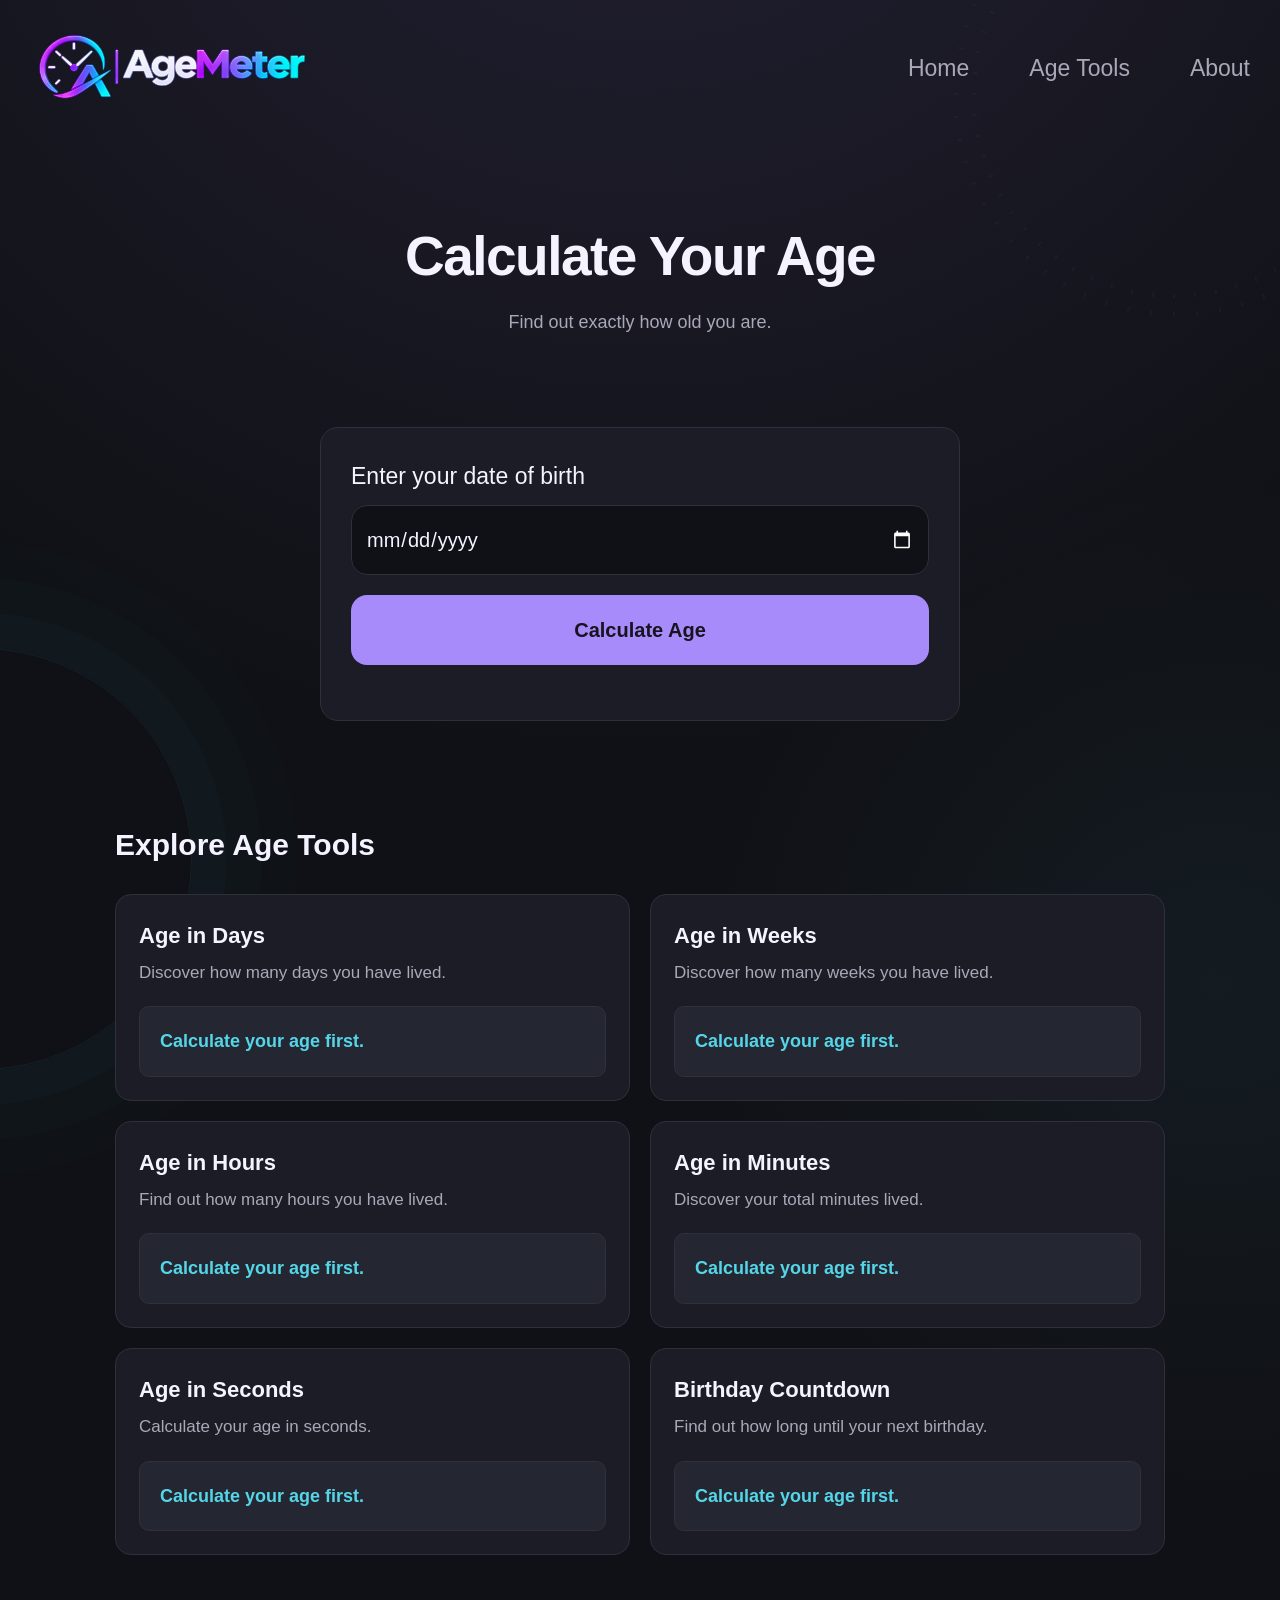
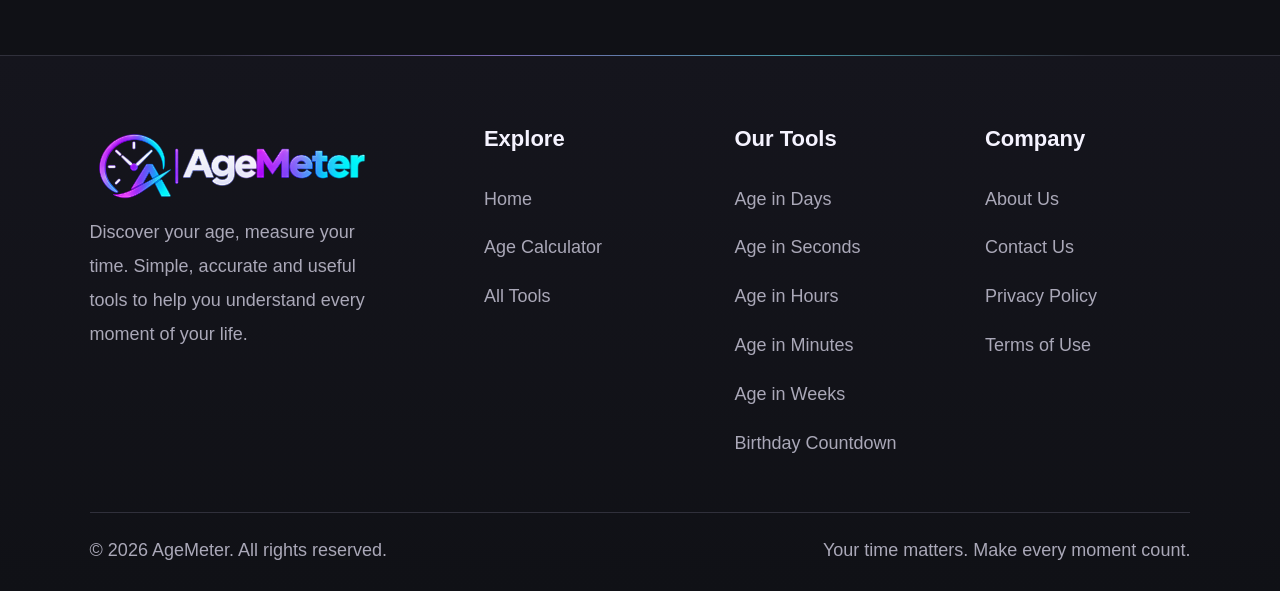
<file: index.html>
<!DOCTYPE html>
<html lang="en">
<head>
    <meta charset="UTF-8">
    <meta name="viewport" content="width=device-width, initial-scale=1.0">

    <title>AgeMeter - Calculate Your Age</title>

    <meta name="description" content="Calculate your exact age in years, months, days, hours, minutes and seconds. Discover your next birthday with AgeMeter's free age calculator.">

<link rel="canonical" href="https://agemeter.pages.dev/">

<meta name="robots" content="index, follow">

    <link rel="stylesheet" href="style.css">

    <link rel="icon" type="image/png" href="agemeter-icon.png">
    <link rel="shortcut icon" href="agemeter-icon.ico">

    <meta name="google-site-verification" content="dhW-ASB7ptfX7Jav5TNKstN7GNW_33m0I-5vpaBfEYk" />

</head>
<body>

    <!-- Header -->
    <header class="header">
        <a href="#" class="logo">
            <img src="logo.png" alt="AgeMeter Logo">
        </a>
       <div class="menu-container">

    

    <nav class="nav desktop-nav">
    <a href="index.html">Home</a>
    <a href="#tools">Age Tools</a>
    <a href="about.html">About</a>
</nav>

<div class="mobile-menu">
    <button class="menu-btn" id="menu-btn" aria-expanded="false">
        <span>☰</span> Menu
    </button>

    <div class="menu-dropdown" id="menu-dropdown">
        <a href="#">Home</a>
        <a href="#calculator">Age Calculator</a>
        <a href="#tools">Age Tools</a>
        <a href="about.html">About</a>
    </div>
</div>

</div>
    </header>

    <!-- Main -->
    <main>

           
<!-- Age Calculator -->
<section class="calculator-section" id="calculator">

    <h1>Calculate Your Age</h1>

    <p>Find out exactly how old you are.</p>

    <div class="calculator">

        <label for="birth-date">
            Enter your date of birth
        </label>

        <input type="date" id="birth-date">

        <button id="calculate-btn">
            Calculate Age
        </button>

        <div id="result"></div>

    </div>

</section>

<!-- Other Tools -->
<section class="tools-section" id="tools">

    <h2>Explore Age Tools</h2>

    <div class="tools-grid">

        <div class="tool-card">
            <h3>Age in Days</h3>
            <p>Discover how many days you have lived.</p>
            <div class="tool-result" id="days-result">
                Calculate your age first.
            </div>
        </div>

        <div class="tool-card">
            <h3>Age in Weeks</h3>
            <p>Discover how many weeks you have lived.</p>
            <div class="tool-result" id="weeks-result">
                Calculate your age first.
            </div>
        </div>

        <div class="tool-card">
            <h3>Age in Hours</h3>
            <p>Find out how many hours you have lived.</p>
            <div class="tool-result" id="hours-result">
                Calculate your age first.
            </div>
        </div>

        <div class="tool-card">
            <h3>Age in Minutes</h3>
            <p>Discover your total minutes lived.</p>
            <div class="tool-result" id="minutes-result">
                Calculate your age first.
            </div>
        </div>

        <div class="tool-card">
            <h3>Age in Seconds</h3>
            <p>Calculate your age in seconds.</p>
            <div class="tool-result" id="seconds-result">
                Calculate your age first.
            </div>
        </div>

        <div class="tool-card">
            <h3>Birthday Countdown</h3>
            <p>Find out how long until your next birthday.</p>
            <div class="tool-result" id="birthday-result">
                Calculate your age first.
            </div>
        </div>

    </div>

</section>


    </main>

    <!-- Footer -->
    
<footer class="footer" id="footer">
    <div class="footer-container">

        <!-- Brand -->
        <div class="footer-brand">
            <a href="#" class="logo">
                <img src="logo.png" alt="logo">
            </a>

            <p>
                Discover your age, measure your time.
                Simple, accurate and useful tools to help
                you understand every moment of your life.
            </p>
        </div>

        <!-- Navigation -->
        <div class="footer-column">
            <h3>Explore</h3>
            <a href="#">Home</a>
            <a href="#calculator">Age Calculator</a>
            <a href="#tools">All Tools</a>
        </div>

        <!-- Tools -->
        <div class="footer-column">
            <h3>Our Tools</h3>
            <a href="index.html#tools">Age in Days</a>
            <a href="index.html#tools">Age in Seconds</a>
            <a href="index.html#tools">Age in Hours</a>
            <a href="index.html#tools">Age in Minutes</a>
            <a href="index.html#tools">Age in Weeks</a>
            <a href="index.html#tools">Birthday Countdown</a>
           
        </div>

<!-- Company -->
<div class="footer-column">
    <h3>Company</h3>
    <a href="about.html">About Us</a>
    <a href="contact.html">Contact Us</a>
    <a href="privacy.html">Privacy Policy</a>
    <a href="terms.html">Terms of Use</a>
</div>


    </div>

    <div class="footer-bottom">
        <p>
            © <span class="current-year"></span> AgeMeter.
            All rights reserved.
        </p>

        <p class="footer-note">
            Your time matters. Make every moment count.
        </p>
    </div>
</footer>

    <script src="script.js"></script>

</body>
</html>
</file>
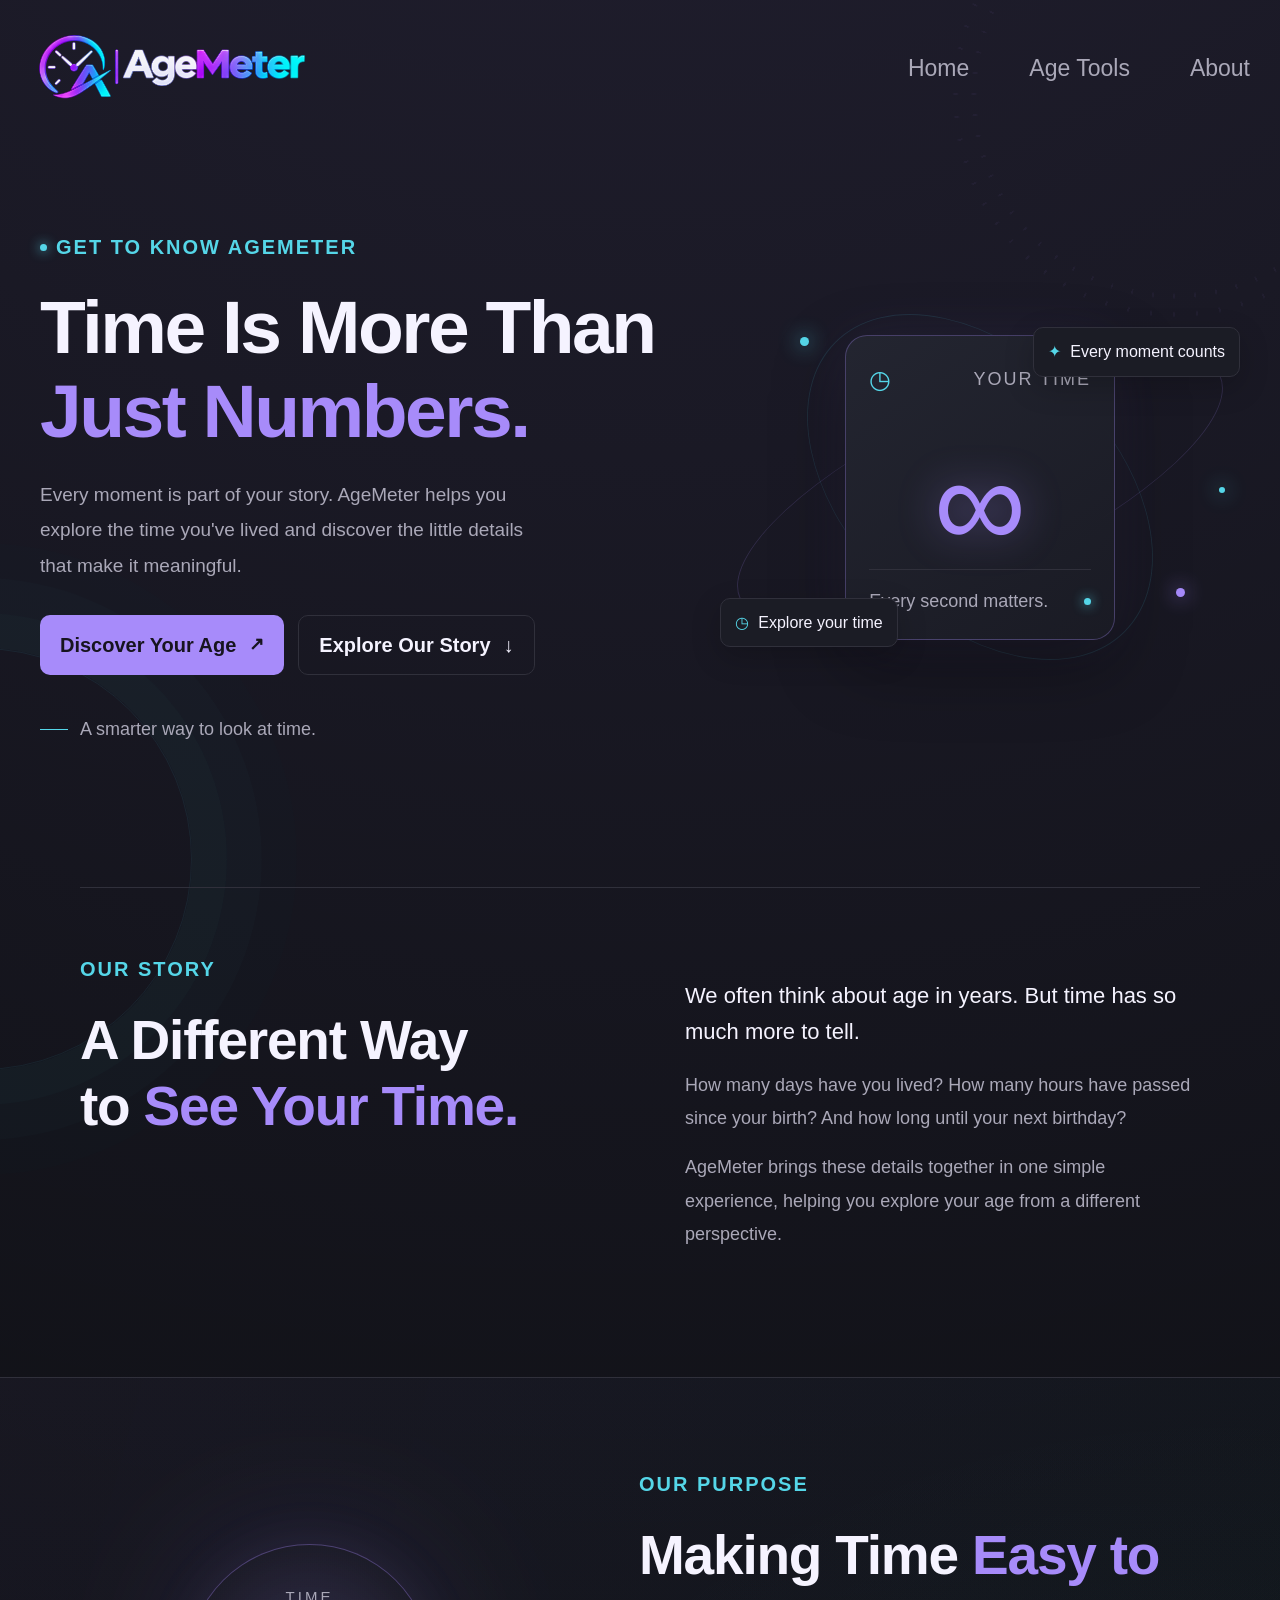
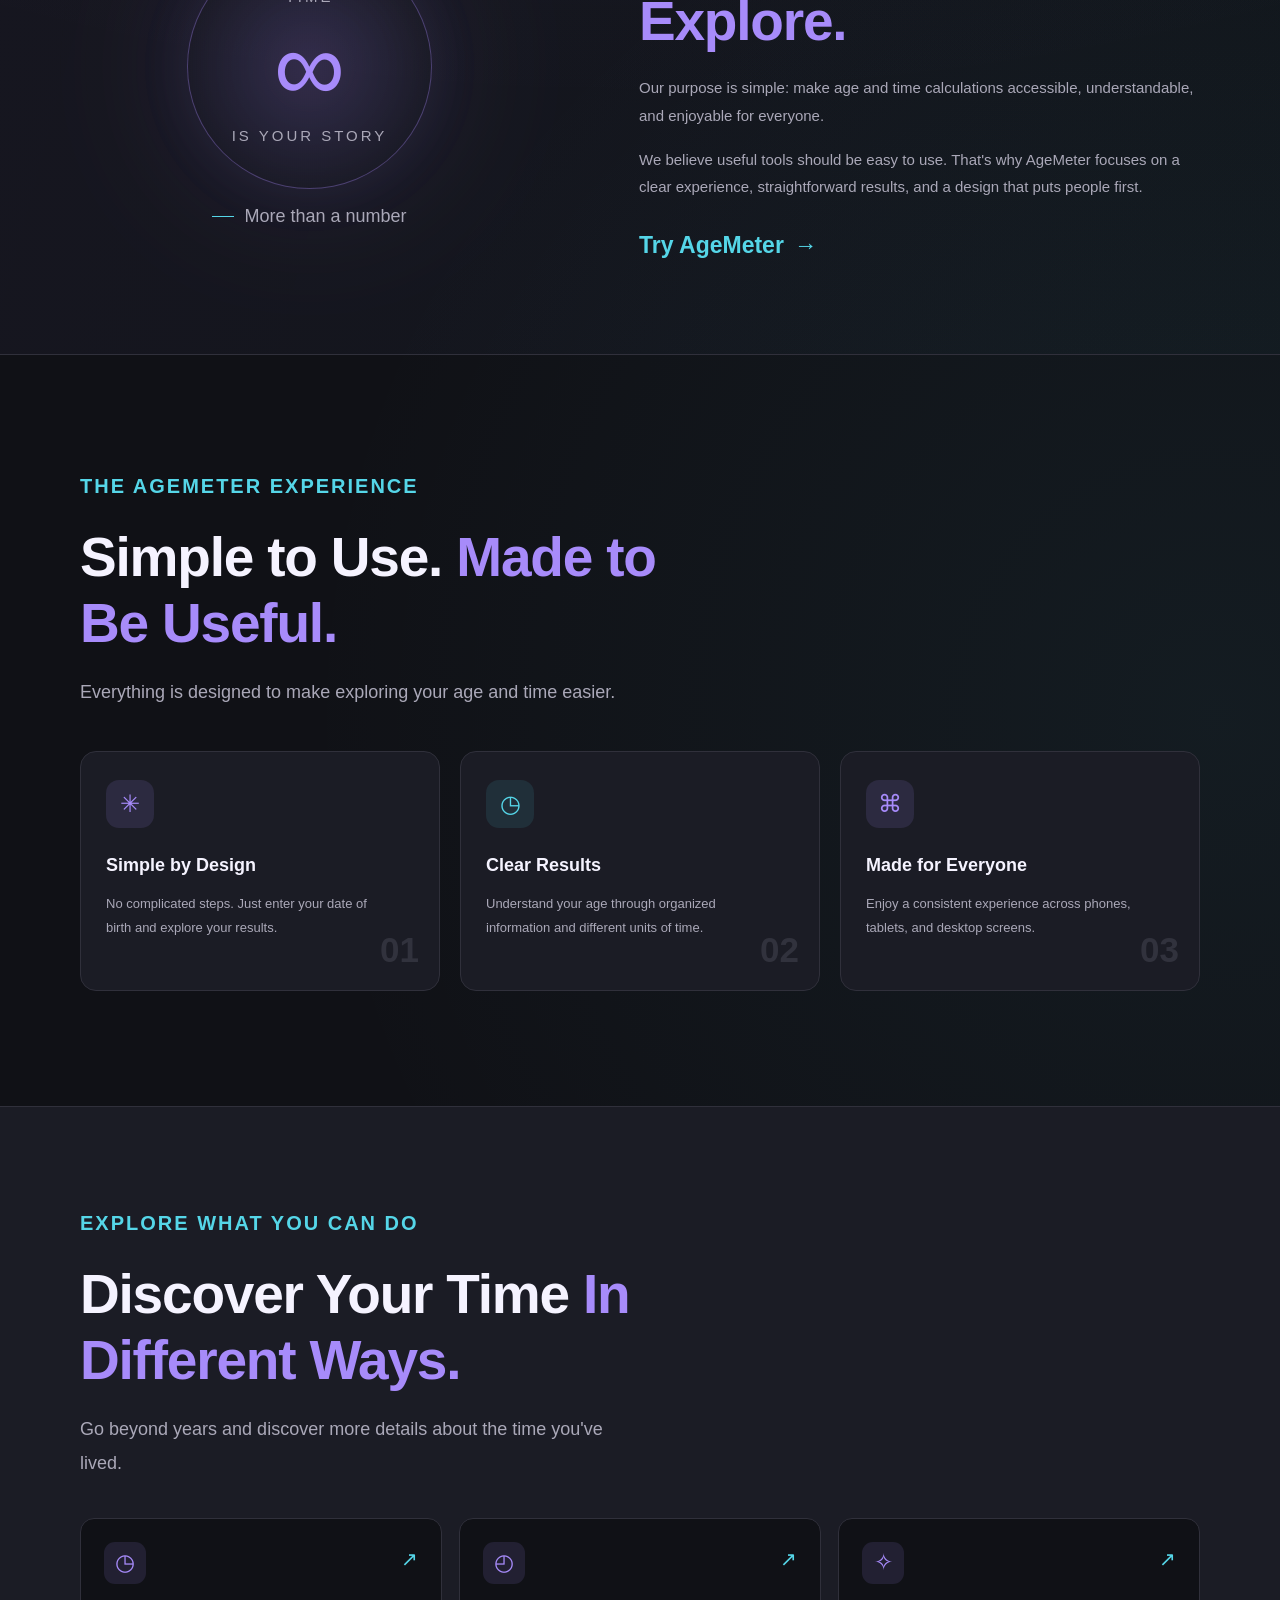
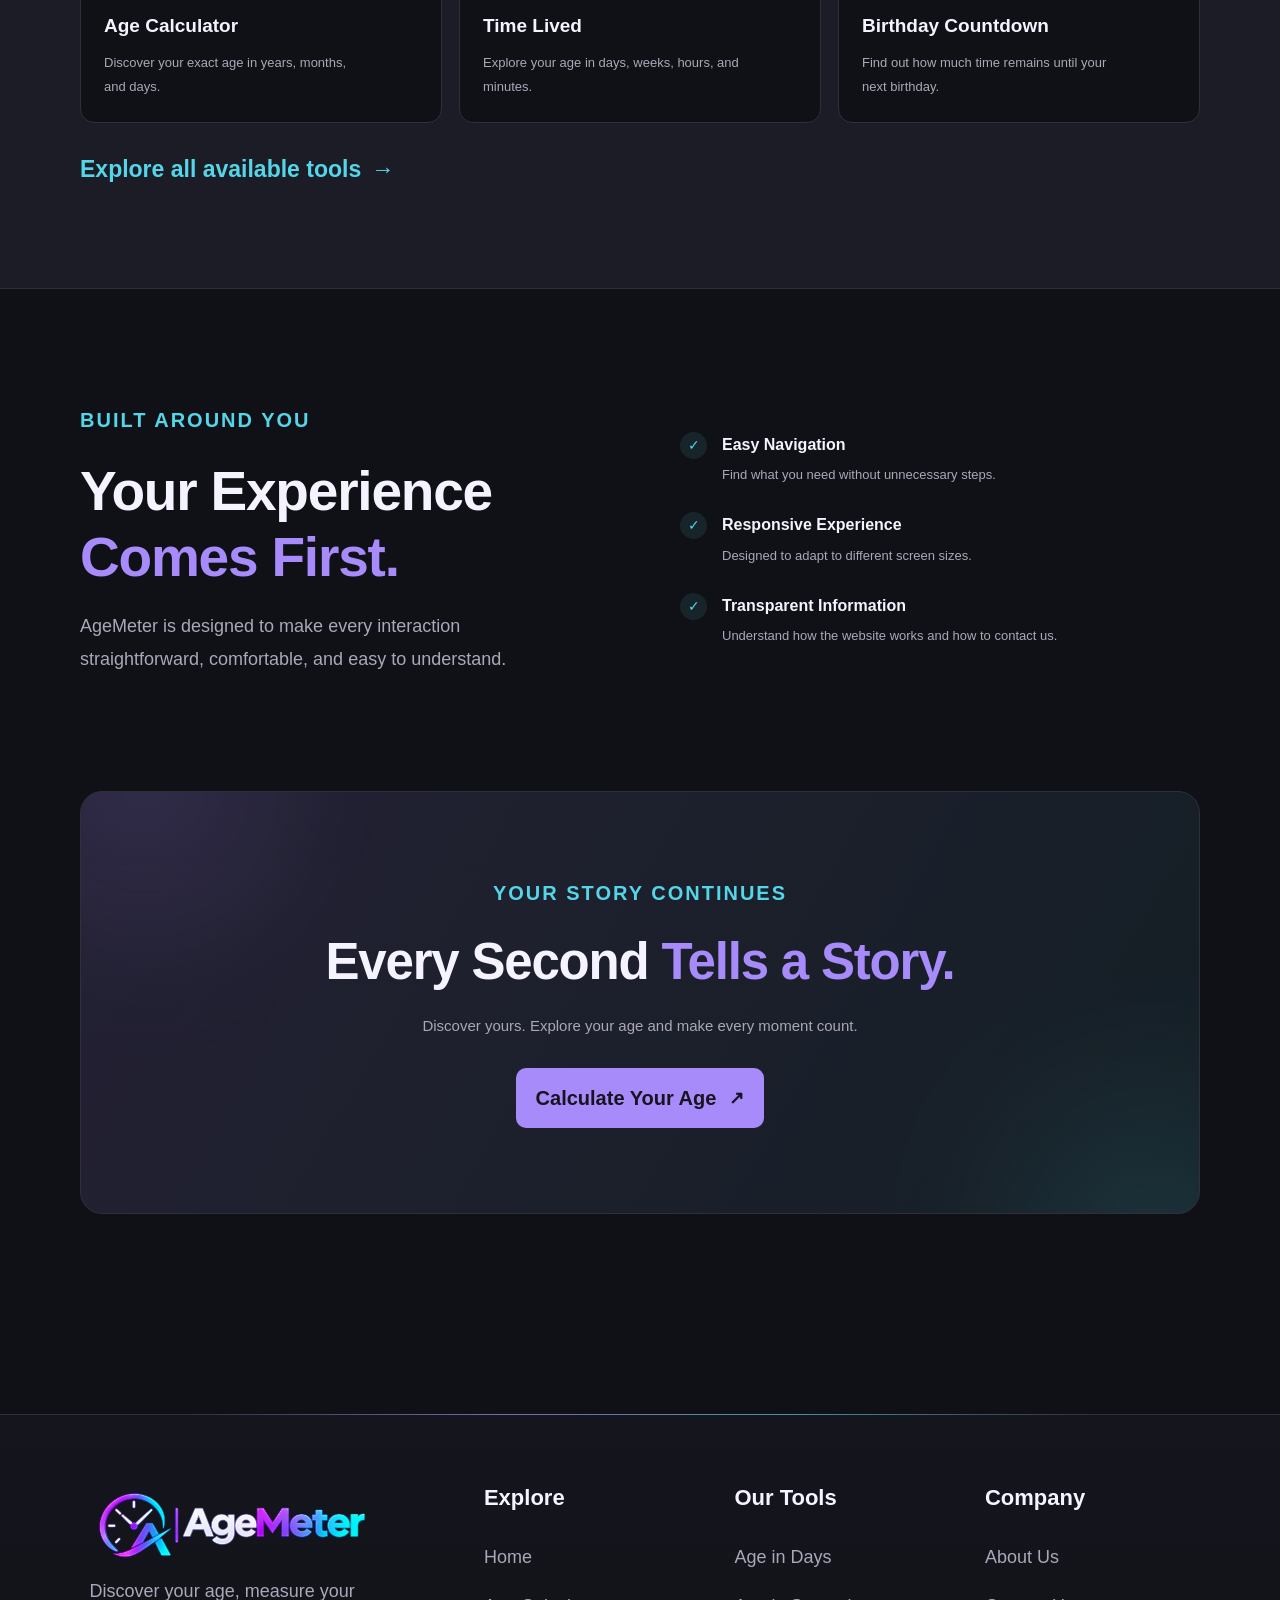
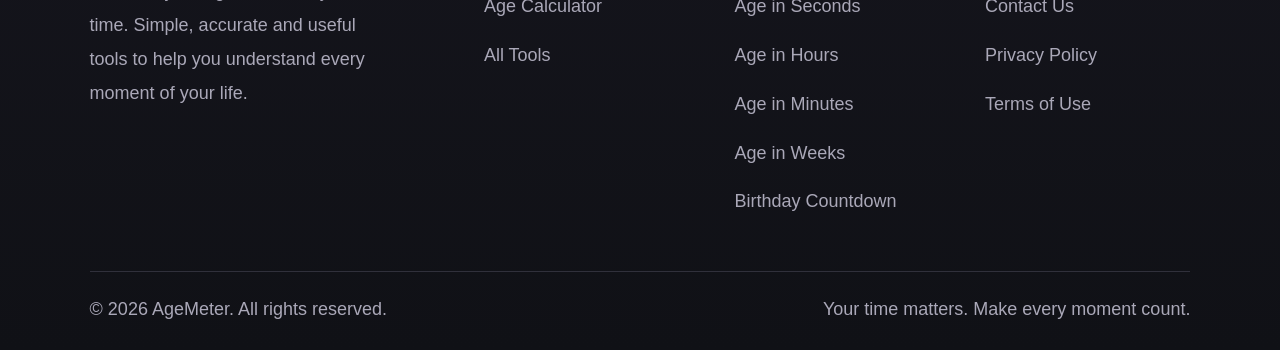
<file: about.html>
<!DOCTYPE html>
<html lang="en">
<head>
    <meta charset="UTF-8">
    <meta name="viewport" content="width=device-width, initial-scale=1.0">

    <title>About AgeMeter | More Than Just Time</title>
    <meta name="description" content="Discover AgeMeter, a simple and engaging way to explore your age, understand time, and make every moment count.">

    <link rel="canonical" href="https://agemeter.pages.dev/about.html">

    <link rel="stylesheet" href="style.css">
    <link rel="stylesheet" href="about.css">

    <link rel="icon" href="agemeter-icon.png" type="image/png">
</head>

<body>

    <!-- HEADER -->
    <header class="header">

        <a href="index.html" class="logo">
            <img src="logo.png" alt="AgeMeter Logo">
        </a>

        <div class="menu-container">

            <nav class="nav desktop-nav">
                <a href="index.html">Home</a>
                <a href="index.html#tools">Age Tools</a>
                <a href="about.html" class="active">About</a>
            </nav>

            <button class="menu-btn" id="menu-btn"
                    aria-expanded="false"
                    aria-controls="menu-dropdown">
                <span>☰</span>
                <span>Menu</span>
            </button>

            <div class="menu-dropdown" id="menu-dropdown">
                <a href="index.html">Home</a>
                <a href="index.html#calculator">Age Calculator</a>
                <a href="index.html#tools">Age Tools</a>
                <a href="about.html">About</a>
            </div>

        </div>
    </header>


    <main class="about-page">

        <!-- HERO -->
        <section class="about-hero">

            <div class="hero-content">

                <span class="section-tag">
                    <span class="tag-dot"></span>
                    GET TO KNOW AGEMETER
                </span>

                <h1>
                    Time Is More Than
                    <span>Just Numbers.</span>
                </h1>

                <p class="hero-description">
                    Every moment is part of your story.
                    AgeMeter helps you explore the time you've lived
                    and discover the little details that make it meaningful.
                </p>

                <div class="hero-actions">
                    <a href="index.html#calculator" class="about-primary-btn">
                        Discover Your Age
                        <span>↗</span>
                    </a>

                    <a href="#our-story" class="about-secondary-btn">
                        Explore Our Story
                        <span>↓</span>
                    </a>
                </div>

                <div class="hero-note">
                    <span class="note-line"></span>
                    A smarter way to look at time.
                </div>

            </div>


            <div class="hero-visual" aria-hidden="true">

                <div class="orbit orbit-one"></div>
                <div class="orbit orbit-two"></div>

                <div class="orbit-point point-one"></div>
                <div class="orbit-point point-two"></div>
                <div class="orbit-point point-three"></div>

                <div class="time-card">

                    <div class="time-card-top">
                        <span class="time-card-icon">◷</span>
                        <span>YOUR TIME</span>
                    </div>

                    <div class="time-card-symbol">∞</div>

                    <div class="time-card-bottom">
                        <span>Every second matters.</span>
                        <span class="live-dot"></span>
                    </div>

                </div>

                <div class="floating-label label-top">
                    <span>✦</span>
                    Every moment counts
                </div>

                <div class="floating-label label-bottom">
                    <span>◷</span>
                    Explore your time
                </div>

            </div>

        </section>


        <!-- INTRO / STORY -->
        <section class="about-story about-container" id="our-story">

            <div class="story-heading reveal">

                <span class="section-tag">OUR STORY</span>

                <h2>
                    A Different Way to
                    <span>See Your Time.</span>
                </h2>

            </div>

            <div class="story-content reveal">

                <p class="story-lead">
                    We often think about age in years.
                    But time has so much more to tell.
                </p>

                <p>
                    How many days have you lived?
                    How many hours have passed since your birth?
                    And how long until your next birthday?
                </p>

                <p>
                    AgeMeter brings these details together in one
                    simple experience, helping you explore your age
                    from a different perspective.
                </p>

            </div>

        </section>


        <!-- MISSION -->
        <section class="mission-section">

            <div class="about-container mission-grid">

                <div class="mission-visual reveal">

                    <div class="mission-glow"></div>

                    <div class="mission-circle">
                        <span>TIME</span>
                        <strong>∞</strong>
                        <small>IS YOUR STORY</small>
                    </div>

                    <div class="mission-caption">
                        <span class="caption-line"></span>
                        More than a number
                    </div>

                </div>


                <div class="mission-content reveal">

                    <span class="section-tag">OUR PURPOSE</span>

                    <h2>
                        Making Time
                        <span>Easy to Explore.</span>
                    </h2>

                    <p>
                        Our purpose is simple: make age and time
                        calculations accessible, understandable,
                        and enjoyable for everyone.
                    </p>

                    <p>
                        We believe useful tools should be easy to use.
                        That's why AgeMeter focuses on a clear experience,
                        straightforward results, and a design that
                        puts people first.
                    </p>

                    <a href="index.html#calculator" class="text-link">
                        Try AgeMeter
                        <span>→</span>
                    </a>

                </div>

            </div>

        </section>


        <!-- FEATURES -->
        <section class="features-section about-container">

            <div class="section-heading reveal">

                <span class="section-tag">THE AGEMETER EXPERIENCE</span>

                <h2>
                    Simple to Use.
                    <span>Made to Be Useful.</span>
                </h2>

                <p>
                    Everything is designed to make exploring
                    your age and time easier.
                </p>

            </div>


            <div class="about-features-grid">

                <article class="about-feature-card reveal">

                    <div class="feature-icon purple-icon">
                        <span>✳</span>
                    </div>

                    <h3>Simple by Design</h3>

                    <p>
                        No complicated steps.
                        Just enter your date of birth
                        and explore your results.
                    </p>

                    <span class="card-number">01</span>

                </article>


                <article class="about-feature-card reveal">

                    <div class="feature-icon cyan-icon">
                        <span>◷</span>
                    </div>

                    <h3>Clear Results</h3>

                    <p>
                        Understand your age through
                        organized information and
                        different units of time.
                    </p>

                    <span class="card-number">02</span>

                </article>


                <article class="about-feature-card reveal">

                    <div class="feature-icon purple-icon">
                        <span>⌘</span>
                    </div>

                    <h3>Made for Everyone</h3>

                    <p>
                        Enjoy a consistent experience
                        across phones, tablets,
                        and desktop screens.
                    </p>

                    <span class="card-number">03</span>

                </article>

            </div>

        </section>


        <!-- EXPLORE TOOLS -->
        <section class="explore-section">

            <div class="about-container explore-inner">

                <div class="section-heading reveal">

                    <span class="section-tag">EXPLORE WHAT YOU CAN DO</span>

                    <h2>
                        Discover Your Time
                        <span>In Different Ways.</span>
                    </h2>

                    <p>
                        Go beyond years and discover more details
                        about the time you've lived.
                    </p>

                </div>


                <div class="explore-grid">

                    <a href="index.html#calculator"
                       class="explore-card reveal">

                        <div class="explore-icon">◷</div>

                        <div>
                            <h3>Age Calculator</h3>
                            <p>
                                Discover your exact age
                                in years, months, and days.
                            </p>
                        </div>

                        <span class="explore-arrow">↗</span>

                    </a>


                    <a href="index.html#tools"
                       class="explore-card reveal">

                        <div class="explore-icon cyan-icon">◴</div>

                        <div>
                            <h3>Time Lived</h3>
                            <p>
                                Explore your age in days,
                                weeks, hours, and minutes.
                            </p>
                        </div>

                        <span class="explore-arrow">↗</span>

                    </a>


                    <a href="index.html#tools"
                       class="explore-card reveal">

                        <div class="explore-icon">✧</div>

                        <div>
                            <h3>Birthday Countdown</h3>
                            <p>
                                Find out how much time
                                remains until your next birthday.
                            </p>
                        </div>

                        <span class="explore-arrow">↗</span>

                    </a>

                </div>

                <div class="explore-footer reveal">
                    <a href="index.html#tools" class="text-link">
                        Explore all available tools
                        <span>→</span>
                    </a>
                </div>

            </div>

        </section>


        <!-- TRUST -->
        <section class="trust-section about-container">

            <div class="trust-content reveal">

                <span class="section-tag">BUILT AROUND YOU</span>

                <h2>
                    Your Experience
                    <span>Comes First.</span>
                </h2>

                <p>
                    AgeMeter is designed to make every interaction
                    straightforward, comfortable, and easy to understand.
                </p>

            </div>


            <div class="trust-points reveal">

                <div class="trust-item">
                    <span class="trust-check">✓</span>
                    <div>
                        <h3>Easy Navigation</h3>
                        <p>Find what you need without unnecessary steps.</p>
                    </div>
                </div>

                <div class="trust-item">
                    <span class="trust-check">✓</span>
                    <div>
                        <h3>Responsive Experience</h3>
                        <p>Designed to adapt to different screen sizes.</p>
                    </div>
                </div>

                <div class="trust-item">
                    <span class="trust-check">✓</span>
                    <div>
                        <h3>Transparent Information</h3>
                        <p>Understand how the website works and how to contact us.</p>
                    </div>
                </div>

            </div>

        </section>


        <!-- FINAL CTA -->
        <section class="about-cta">

            <div class="cta-decoration cta-decoration-one"></div>
            <div class="cta-decoration cta-decoration-two"></div>

            <div class="cta-content reveal">

                <span class="section-tag">YOUR STORY CONTINUES</span>

                <h2>
                    Every Second
                    <span>Tells a Story.</span>
                </h2>

                <p>
                    Discover yours. Explore your age
                    and make every moment count.
                </p>

                <a href="index.html#calculator" class="about-primary-btn">
                    Calculate Your Age
                    <span>↗</span>
                </a>

            </div>

        </section>

    </main>


    <!-- Footer -->
    
<footer class="footer" id="footer">
    <div class="footer-container">

        <!-- Brand -->
        <div class="footer-brand">
            <a href="#" class="logo">
                <img src="logo.png" alt="logo">
            </a>

            <p>
                Discover your age, measure your time.
                Simple, accurate and useful tools to help
                you understand every moment of your life.
            </p>
        </div>

        <!-- Navigation -->
        <div class="footer-column">
            <h3>Explore</h3>
            <a href="#">Home</a>
            <a href="#calculator">Age Calculator</a>
            <a href="#tools">All Tools</a>
        </div>

        <!-- Tools -->
        <div class="footer-column">
            <h3>Our Tools</h3>
            <a href="index.html#tools">Age in Days</a>
            <a href="index.html#tools">Age in Seconds</a>
            <a href="index.html#tools">Age in Hours</a>
            <a href="index.html#tools">Age in Minutes</a>
            <a href="index.html#tools">Age in Weeks</a>
            <a href="index.html#tools">Birthday Countdown</a>
           
        </div>

<!-- Company -->
<div class="footer-column">
    <h3>Company</h3>
    <a href="about.html">About Us</a>
    <a href="contact.html">Contact Us</a>
    <a href="privacy.html">Privacy Policy</a>
    <a href="terms.html">Terms of Use</a>
</div>


    </div>

    <div class="footer-bottom">
        <p>
            © <span class="current-year"></span> AgeMeter.
            All rights reserved.
        </p>

        <p class="footer-note">
            Your time matters. Make every moment count.
        </p>
    </div>
</footer>

    <script src="script.js"></script>
    <script src="about.js"></script>

</body>
</html>
</file>
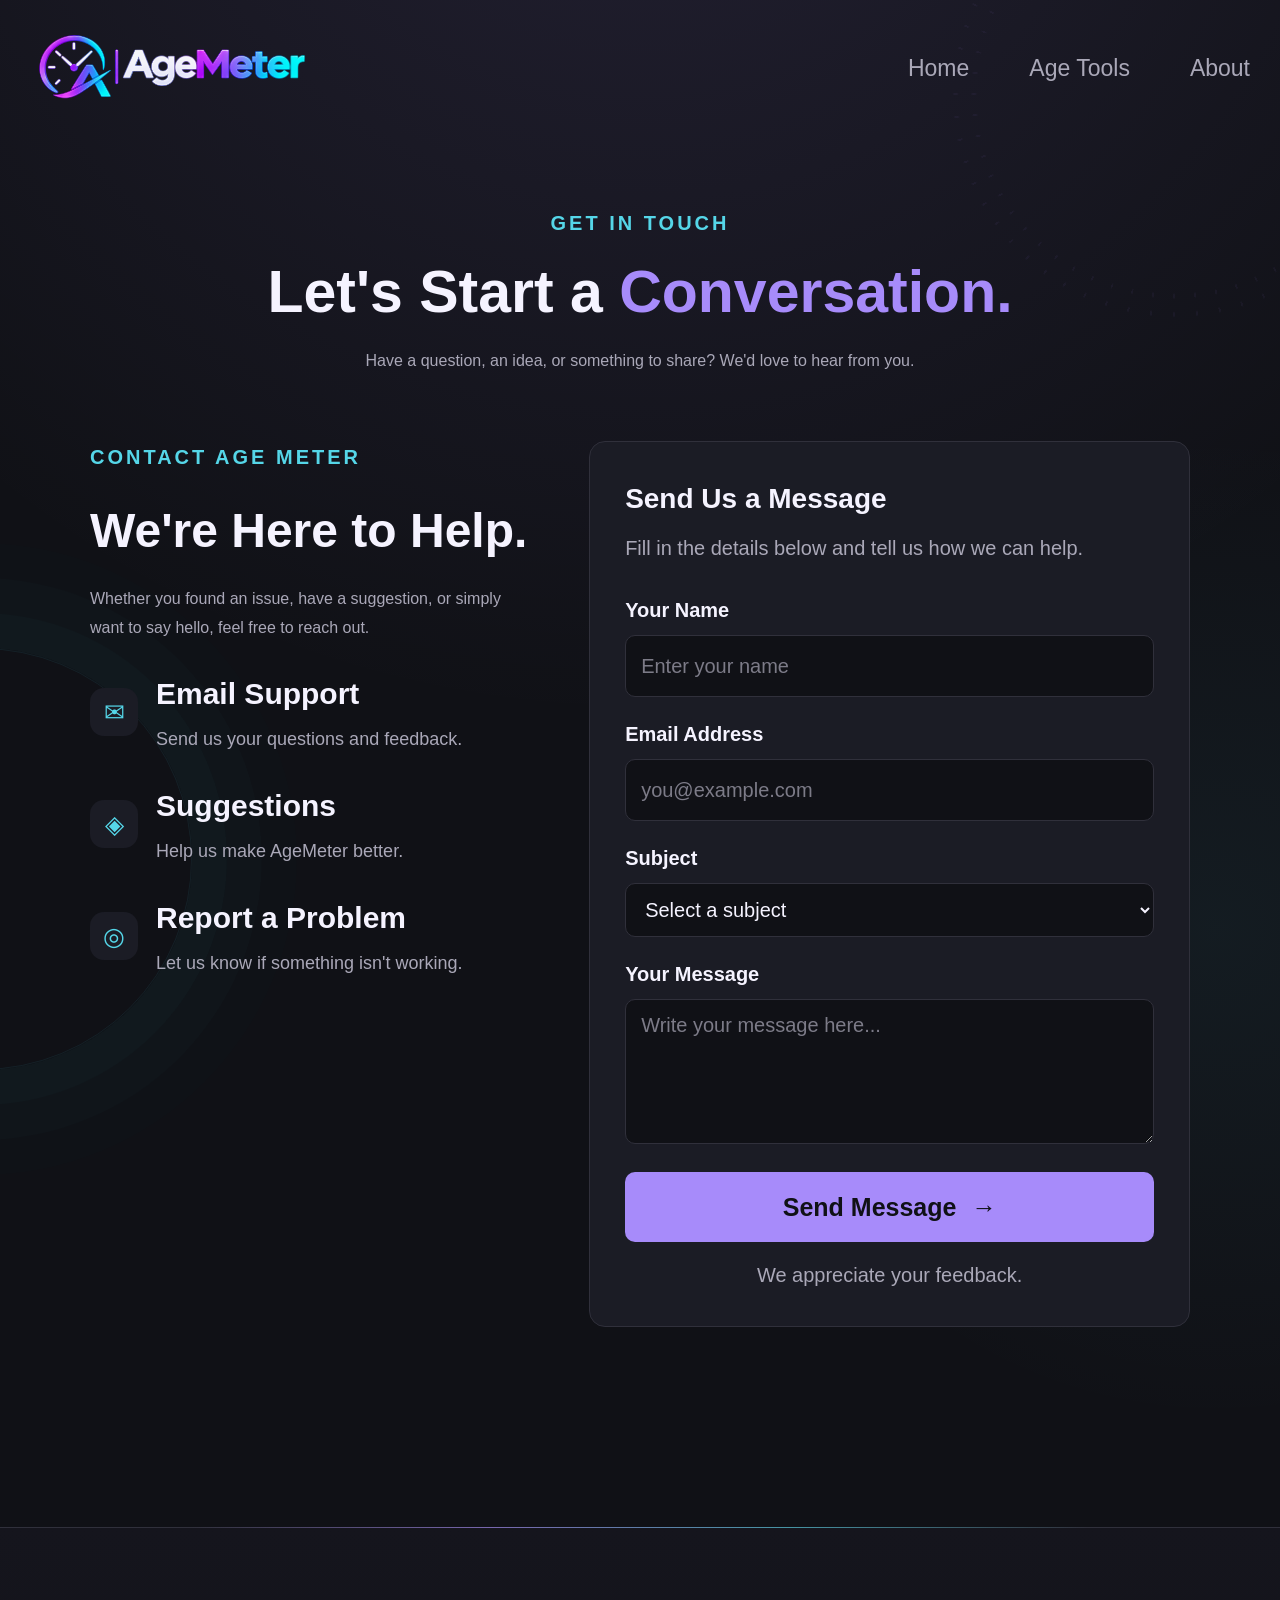
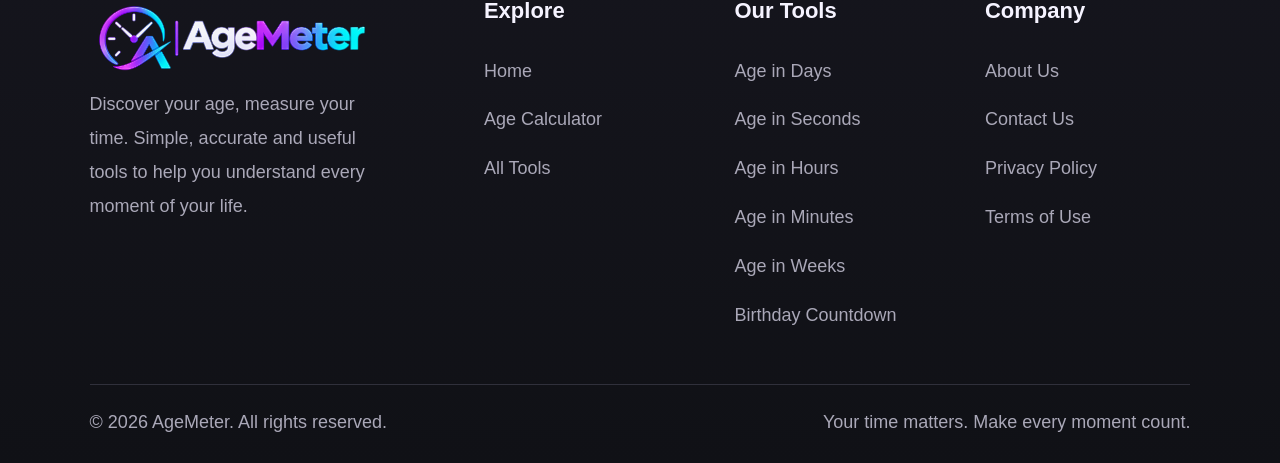
<file: contact.html>
<!DOCTYPE html>
<html lang="en">
<head>
    <meta charset="UTF-8">
    <meta name="viewport" content="width=device-width, initial-scale=1.0">
    <title>Contact Us | AgeMeter</title>
    <meta name="description" content="Get in touch with AgeMeter. Ask questions, report issues or share suggestions.">

    <link rel="canonical" href="https://agemeter.pages.dev/contact.html">
    <link rel="stylesheet" href="style.css">
    <link rel="stylesheet" href="contact.css">
    <link rel="icon" href="agemeter-icon.png">
</head>
<body>

   <!-- Header -->
    <header class="header">
        <a href="#" class="logo">
            <img src="logo.png" alt="AgeMeter Logo">
        </a>
       <div class="menu-container">

    

    <nav class="nav desktop-nav">
    <a href="index.html">Home</a>
    <a href="#tools">Age Tools</a>
    <a href="about.html">About</a>
</nav>

<div class="mobile-menu">
    <button class="menu-btn" id="menu-btn" aria-expanded="false">
        <span>☰</span> Menu
    </button>

    <div class="menu-dropdown" id="menu-dropdown">
        <a href="#">Home</a>
        <a href="#calculator">Age Calculator</a>
        <a href="#tools">Age Tools</a>
        <a href="about.html">About</a>
    </div>
</div>

</div>
    </header>



    <main class="contact-page">

        <section class="contact-hero">
            <span class="contact-tag">GET IN TOUCH</span>
            <h1>Let's Start a <span>Conversation.</span></h1>
            <p>
                Have a question, an idea, or something to share?
                We'd love to hear from you.
            </p>
        </section>

        <section class="contact-section">

            <div class="contact-info">
                <span class="contact-tag">CONTACT AGE METER</span>
                <h2>We're Here to Help.</h2>
                <p>
                    Whether you found an issue, have a suggestion,
                    or simply want to say hello, feel free to reach out.
                </p>

                <div class="contact-info-card">
                    <div class="contact-icon">✉</div>
                    <div>
                        <h3>Email Support</h3>
                        <p>Send us your questions and feedback.</p>
                    </div>
                </div>

                <div class="contact-info-card">
                    <div class="contact-icon">◈</div>
                    <div>
                        <h3>Suggestions</h3>
                        <p>Help us make AgeMeter better.</p>
                    </div>
                </div>

                <div class="contact-info-card">
                    <div class="contact-icon">◎</div>
                    <div>
                        <h3>Report a Problem</h3>
                        <p>Let us know if something isn't working.</p>
                    </div>
                </div>
            </div>

            <div class="contact-form-card">
                <h2>Send Us a Message</h2>
                <p class="form-description">
                    Fill in the details below and tell us how we can help.
                </p>

                <form id="contact-form">

                    <div class="form-group">
                        <label for="name">Your Name</label>
                        <input type="text" id="name"
                            placeholder="Enter your name" required>
                    </div>

                    <div class="form-group">
                        <label for="email">Email Address</label>
                        <input type="email" id="email"
                            placeholder="you@example.com" required>
                    </div>

                    <div class="form-group">
                        <label for="subject">Subject</label>
                        <select id="subject" required>
                            <option value="" disabled selected>
                                Select a subject
                            </option>
                            <option>General Question</option>
                            <option>Report a Problem</option>
                            <option>Suggestion</option>
                            <option>Business Inquiry</option>
                            <option>Other</option>
                        </select>
                    </div>

                    <div class="form-group">
                        <label for="message">Your Message</label>
                        <textarea id="message" rows="5"
                            placeholder="Write your message here..."
                            required></textarea>
                    </div>

                    <button type="submit" class="contact-submit">
                        Send Message <span>→</span>
                    </button>

                    <p class="form-note" id="form-status">
                        We appreciate your feedback.
                    </p>

                </form>
            </div>

        </section>

    </main>

      <!-- Footer -->
    
<footer class="footer" id="footer">
    <div class="footer-container">

        <!-- Brand -->
        <div class="footer-brand">
            <a href="#" class="logo">
                <img src="logo.png" alt="logo">
            </a>

            <p>
                Discover your age, measure your time.
                Simple, accurate and useful tools to help
                you understand every moment of your life.
            </p>
        </div>

        <!-- Navigation -->
        <div class="footer-column">
            <h3>Explore</h3>
            <a href="#">Home</a>
            <a href="#calculator">Age Calculator</a>
            <a href="#tools">All Tools</a>
        </div>

        <!-- Tools -->
        <div class="footer-column">
            <h3>Our Tools</h3>
            <a href="index.html#tools">Age in Days</a>
            <a href="index.html#tools">Age in Seconds</a>
            <a href="index.html#tools">Age in Hours</a>
            <a href="index.html#tools">Age in Minutes</a>
            <a href="index.html#tools">Age in Weeks</a>
            <a href="index.html#tools">Birthday Countdown</a>
           
        </div>

<!-- Company -->
<div class="footer-column">
    <h3>Company</h3>
    <a href="about.html">About Us</a>
    <a href="contact.html">Contact Us</a>
    <a href="privacy.html">Privacy Policy</a>
    <a href="terms.html">Terms of Use</a>
</div>


    </div>

    <div class="footer-bottom">
        <p>
            © <span class="current-year"></span> AgeMeter.
            All rights reserved.
        </p>

        <p class="footer-note">
            Your time matters. Make every moment count.
        </p>
    </div>
</footer>

    <script src="script.js"></script>
    <script src="contact.js"></script>
</body>
</html>
</file>
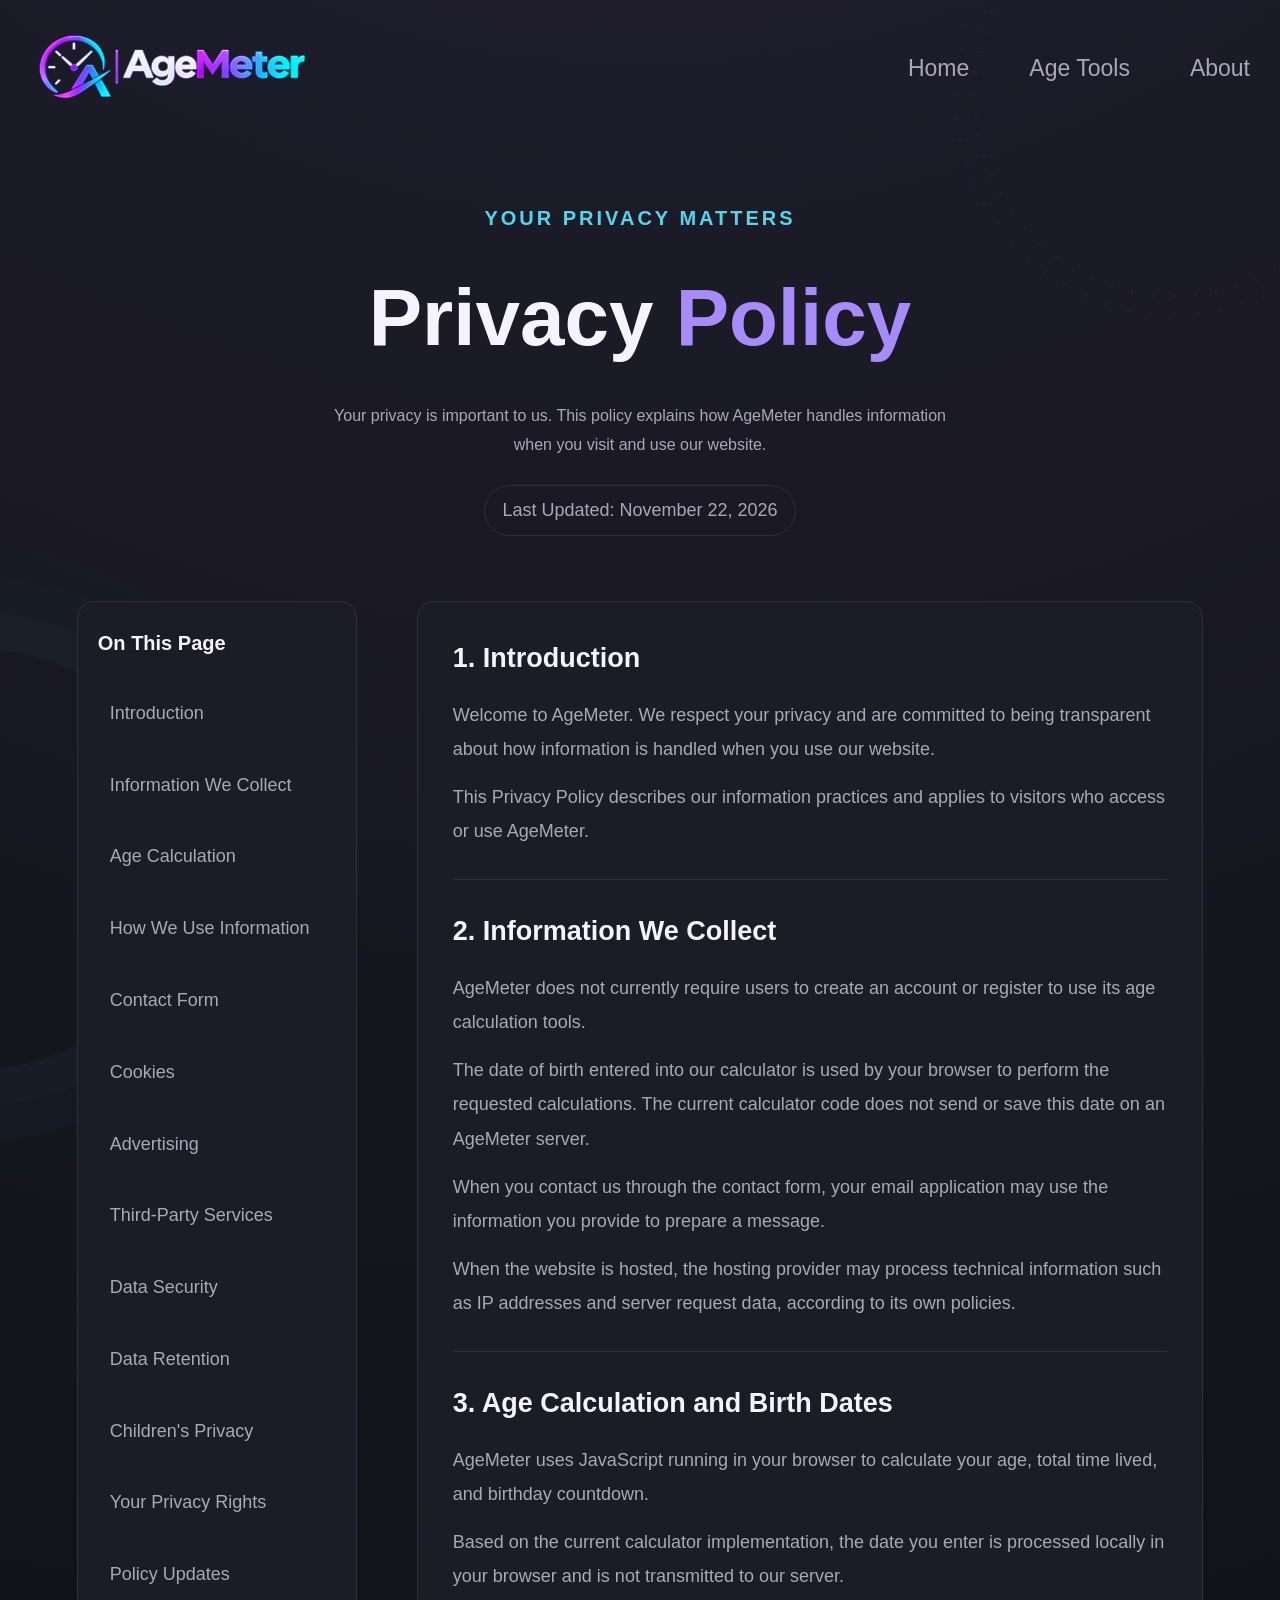
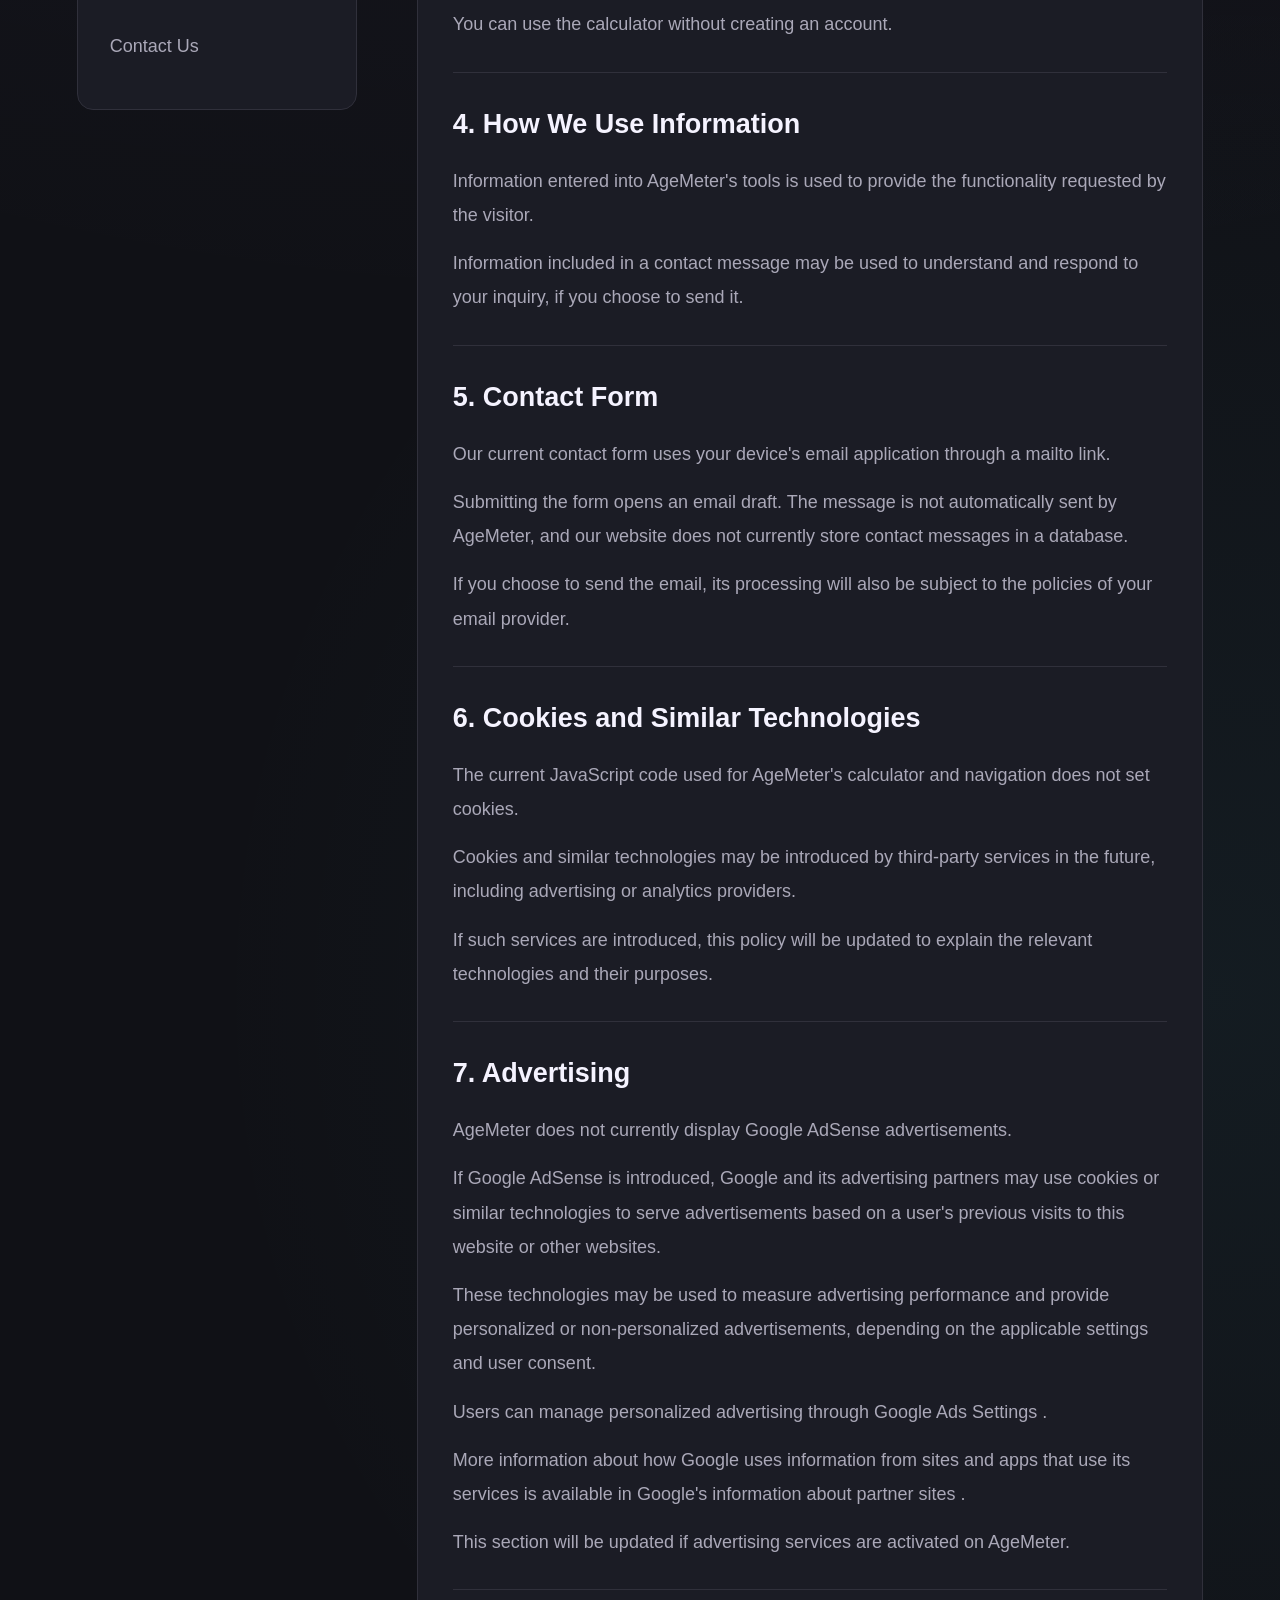
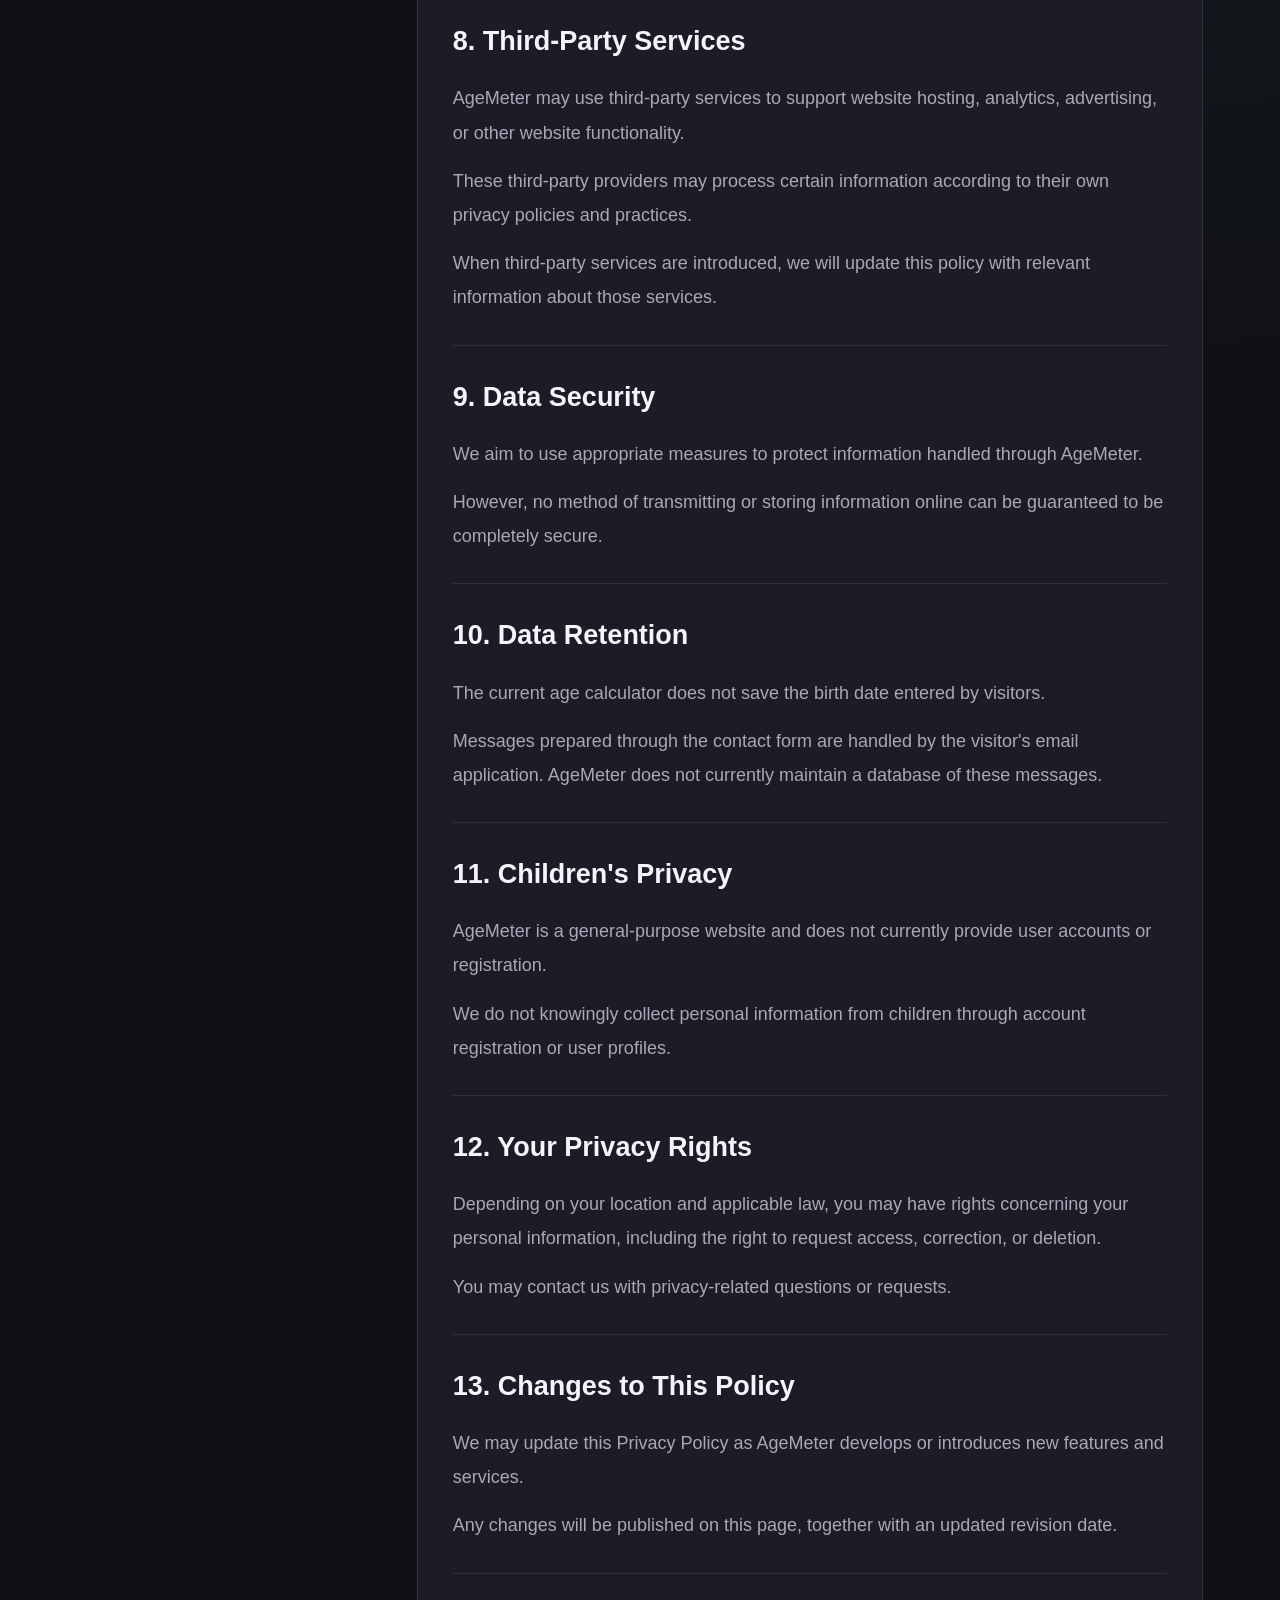
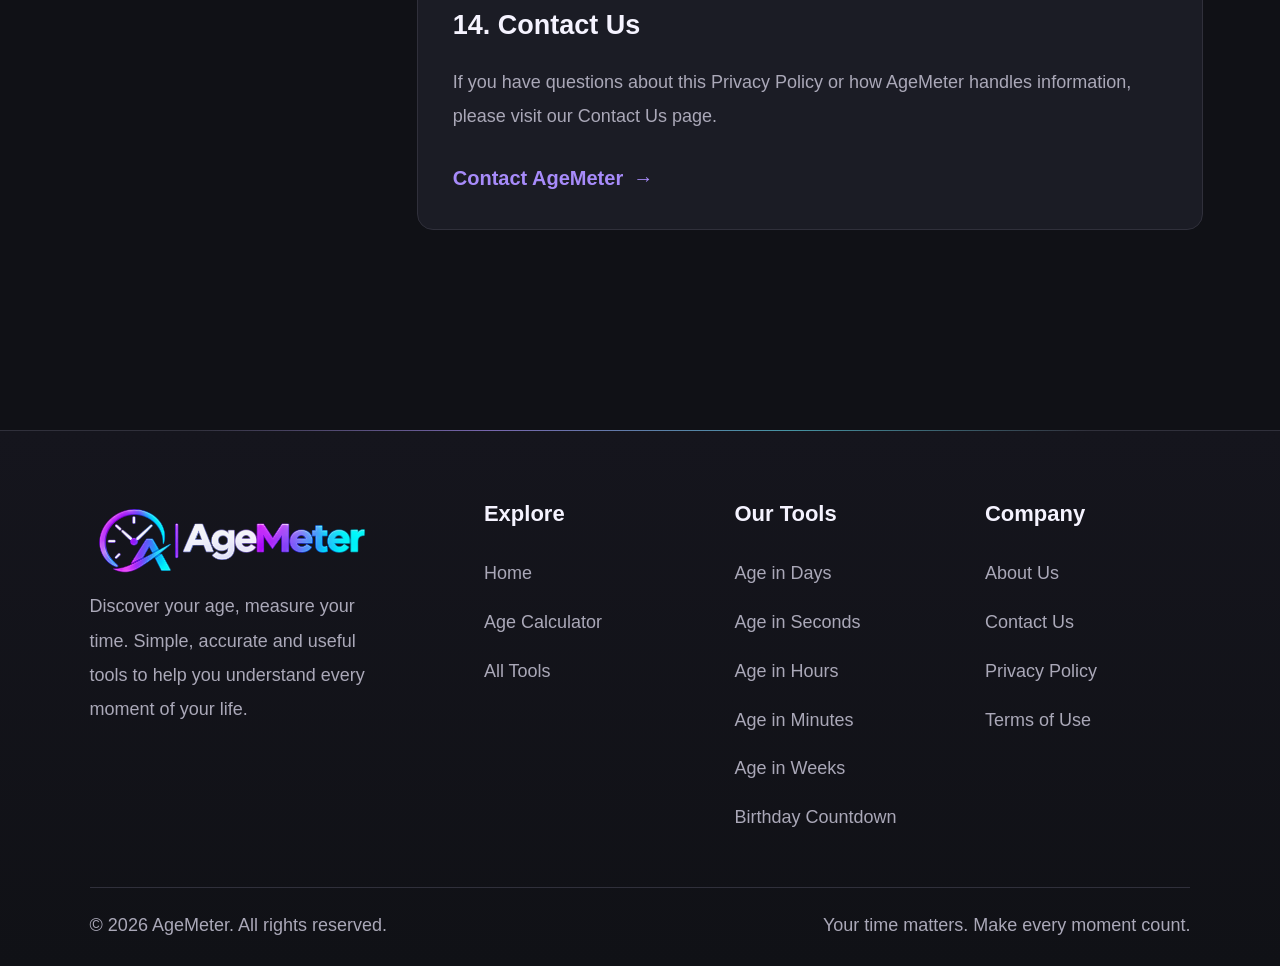
<file: privacy.html>
<!DOCTYPE html>
<html lang="en">
<head>
    <meta charset="UTF-8">
    <meta name="viewport" content="width=device-width, initial-scale=1.0">

    <title>Privacy Policy | AgeMeter</title>

    <meta name="description"
        content="Learn how AgeMeter handles personal information, cookies, advertising, and privacy when you use our age calculation tools.">

        <link rel="canonical" href="https://agemeter.pages.dev/privacy.html">

    <link rel="stylesheet" href="style.css">
    <link rel="stylesheet" href="privacy.css">
    <link rel="icon" href="agemeter-icon.png">
</head>

<body>

    <!-- Header -->
    <header class="header">
        <a href="index.html" class="logo">
            <img src="logo.png" alt="AgeMeter Logo">
        </a>

        <div class="menu-container">

            <nav class="nav desktop-nav">
                <a href="index.html">Home</a>
                <a href="index.html#tools">Age Tools</a>
                <a href="about.html">About</a>
            </nav>

            <div class="mobile-menu">
                <button class="menu-btn" id="menu-btn" aria-expanded="false">
                    <span>☰</span> Menu
                </button>

                <div class="menu-dropdown" id="menu-dropdown">
                    <a href="index.html">Home</a>
                    <a href="index.html#calculator">Age Calculator</a>
                    <a href="index.html#tools">Age Tools</a>
                    <a href="about.html">About</a>
                </div>
            </div>

        </div>
    </header>


    <main class="privacy-page">

        <section class="privacy-hero">
            <span class="privacy-tag">YOUR PRIVACY MATTERS</span>

            <h1>Privacy <span>Policy</span></h1>

            <p>
                Your privacy is important to us.
                This policy explains how AgeMeter handles information
                when you visit and use our website.
            </p>

            <div class="privacy-updated">
                Last Updated: November 22, 2026
            </div>
        </section>


        <div class="privacy-layout">

            <aside class="privacy-sidebar">
                <h3>On This Page</h3>

                <a href="#introduction">Introduction</a>
                <a href="#information">Information We Collect</a>
                <a href="#age-calculation">Age Calculation</a>
                <a href="#usage">How We Use Information</a>
                <a href="#contact-form">Contact Form</a>
                <a href="#cookies">Cookies</a>
                <a href="#advertising">Advertising</a>
                <a href="#third-party">Third-Party Services</a>
                <a href="#security">Data Security</a>
                <a href="#retention">Data Retention</a>
                <a href="#children">Children's Privacy</a>
                <a href="#rights">Your Privacy Rights</a>
                <a href="#updates">Policy Updates</a>
                <a href="#contact">Contact Us</a>
            </aside>


            <article class="privacy-content">

                <section id="introduction" class="privacy-section">
                    <h2>1. Introduction</h2>

                    <p>
                        Welcome to AgeMeter. We respect your privacy
                        and are committed to being transparent about
                        how information is handled when you use our website.
                    </p>

                    <p>
                        This Privacy Policy describes our information
                        practices and applies to visitors who access
                        or use AgeMeter.
                    </p>
                </section>


                <section id="information" class="privacy-section">
                    <h2>2. Information We Collect</h2>

                    <p>
                        AgeMeter does not currently require users
                        to create an account or register to use
                        its age calculation tools.
                    </p>

                    <p>
                        The date of birth entered into our calculator
                        is used by your browser to perform the requested
                        calculations. The current calculator code does
                        not send or save this date on an AgeMeter server.
                    </p>

                    <p>
                        When you contact us through the contact form,
                        your email application may use the information
                        you provide to prepare a message.
                    </p>

                    <p>
                        When the website is hosted, the hosting provider
                        may process technical information such as IP
                        addresses and server request data, according
                        to its own policies.
                    </p>
                </section>


                <section id="age-calculation" class="privacy-section">
                    <h2>3. Age Calculation and Birth Dates</h2>

                    <p>
                        AgeMeter uses JavaScript running in your browser
                        to calculate your age, total time lived,
                        and birthday countdown.
                    </p>

                    <p>
                        Based on the current calculator implementation,
                        the date you enter is processed locally in your
                        browser and is not transmitted to our server.
                    </p>

                    <p>
                        You can use the calculator without creating
                        an account.
                    </p>
                </section>


                <section id="usage" class="privacy-section">
                    <h2>4. How We Use Information</h2>

                    <p>
                        Information entered into AgeMeter's tools
                        is used to provide the functionality requested
                        by the visitor.
                    </p>

                    <p>
                        Information included in a contact message
                        may be used to understand and respond to
                        your inquiry, if you choose to send it.
                    </p>
                </section>


                <section id="contact-form" class="privacy-section">
                    <h2>5. Contact Form</h2>

                    <p>
                        Our current contact form uses your device's
                        email application through a mailto link.
                    </p>

                    <p>
                        Submitting the form opens an email draft.
                        The message is not automatically sent by
                        AgeMeter, and our website does not currently
                        store contact messages in a database.
                    </p>

                    <p>
                        If you choose to send the email, its processing
                        will also be subject to the policies of your
                        email provider.
                    </p>
                </section>


                <section id="cookies" class="privacy-section">
                    <h2>6. Cookies and Similar Technologies</h2>

                    <p>
                        The current JavaScript code used for
                        AgeMeter's calculator and navigation does
                        not set cookies.
                    </p>

                    <p>
                        Cookies and similar technologies may be
                        introduced by third-party services in the future,
                        including advertising or analytics providers.
                    </p>

                    <p>
                        If such services are introduced, this policy
                        will be updated to explain the relevant
                        technologies and their purposes.
                    </p>
                </section>


                <section id="advertising" class="privacy-section">
                    <h2>7. Advertising</h2>

                    <p>
                        AgeMeter does not currently display
                        Google AdSense advertisements.
                    </p>

                    <p>
                        If Google AdSense is introduced, Google and
                        its advertising partners may use cookies
                        or similar technologies to serve advertisements
                        based on a user's previous visits to this
                        website or other websites.
                    </p>

                    <p>
                        These technologies may be used to measure
                        advertising performance and provide
                        personalized or non-personalized advertisements,
                        depending on the applicable settings and
                        user consent.
                    </p>

                    <p>
                        Users can manage personalized advertising
                        through
                        <a href="https://adssettings.google.com/"
                           target="_blank"
                           rel="noopener noreferrer">
                            Google Ads Settings
                        </a>.
                    </p>

                    <p>
                        More information about how Google uses
                        information from sites and apps that use
                        its services is available in
                        <a href="https://policies.google.com/technologies/partner-sites"
                           target="_blank"
                           rel="noopener noreferrer">
                            Google's information about partner sites
                        </a>.
                    </p>

                    <p>
                        This section will be updated if advertising
                        services are activated on AgeMeter.
                    </p>
                </section>


                <section id="third-party" class="privacy-section">
                    <h2>8. Third-Party Services</h2>

                    <p>
                        AgeMeter may use third-party services
                        to support website hosting, analytics,
                        advertising, or other website functionality.
                    </p>

                    <p>
                        These third-party providers may process
                        certain information according to their
                        own privacy policies and practices.
                    </p>

                    <p>
                        When third-party services are introduced,
                        we will update this policy with relevant
                        information about those services.
                    </p>
                </section>


                <section id="security" class="privacy-section">
                    <h2>9. Data Security</h2>

                    <p>
                        We aim to use appropriate measures to protect
                        information handled through AgeMeter.
                    </p>

                    <p>
                        However, no method of transmitting or storing
                        information online can be guaranteed to be
                        completely secure.
                    </p>
                </section>


                <section id="retention" class="privacy-section">
                    <h2>10. Data Retention</h2>

                    <p>
                        The current age calculator does not save
                        the birth date entered by visitors.
                    </p>

                    <p>
                        Messages prepared through the contact form
                        are handled by the visitor's email application.
                        AgeMeter does not currently maintain a database
                        of these messages.
                    </p>
                </section>


                <section id="children" class="privacy-section">
                    <h2>11. Children's Privacy</h2>

                    <p>
                        AgeMeter is a general-purpose website and
                        does not currently provide user accounts
                        or registration.
                    </p>

                    <p>
                        We do not knowingly collect personal
                        information from children through
                        account registration or user profiles.
                    </p>
                </section>


                <section id="rights" class="privacy-section">
                    <h2>12. Your Privacy Rights</h2>

                    <p>
                        Depending on your location and applicable law,
                        you may have rights concerning your personal
                        information, including the right to request
                        access, correction, or deletion.
                    </p>

                    <p>
                        You may contact us with privacy-related
                        questions or requests.
                    </p>
                </section>


                <section id="updates" class="privacy-section">
                    <h2>13. Changes to This Policy</h2>

                    <p>
                        We may update this Privacy Policy as AgeMeter
                        develops or introduces new features and services.
                    </p>

                    <p>
                        Any changes will be published on this page,
                        together with an updated revision date.
                    </p>
                </section>


                <section id="contact" class="privacy-section">
                    <h2>14. Contact Us</h2>

                    <p>
                        If you have questions about this Privacy Policy
                        or how AgeMeter handles information, please
                        visit our Contact Us page.
                    </p>

                    <a href="contact.html" class="privacy-contact-link">
                        Contact AgeMeter <span>→</span>
                    </a>
                </section>

            </article>

        </div>

    </main>


    <!-- Footer -->
    <footer class="footer" id="footer">

        <div class="footer-container">

            <div class="footer-brand">
                <a href="index.html" class="logo">
                    <img src="logo.png" alt="AgeMeter Logo">
                </a>

                <p>
                    Discover your age, measure your time.
                    Simple, accurate and useful tools to help
                    you understand every moment of your life.
                </p>
            </div>


            <div class="footer-column">
                <h3>Explore</h3>
                <a href="index.html">Home</a>
                <a href="index.html#calculator">Age Calculator</a>
                <a href="index.html#tools">All Tools</a>
            </div>


            <div class="footer-column">
                <h3>Our Tools</h3>
                <a href="index.html#tools">Age in Days</a>
                <a href="index.html#tools">Age in Seconds</a>
                <a href="index.html#tools">Age in Hours</a>
                <a href="index.html#tools">Age in Minutes</a>
                <a href="index.html#tools">Age in Weeks</a>
                <a href="index.html#tools">Birthday Countdown</a>
            </div>


            <div class="footer-column">
                <h3>Company</h3>
                <a href="about.html">About Us</a>
                <a href="contact.html">Contact Us</a>
                <a href="privacy.html">Privacy Policy</a>
                <a href="terms.html">Terms of Use</a>
            </div>

        </div>


        <div class="footer-bottom">
            <p>
                © <span class="current-year"></span> AgeMeter.
                All rights reserved.
            </p>

            <p class="footer-note">
                Your time matters. Make every moment count.
            </p>
        </div>

    </footer>

    <script src="script.js"></script>

</body>
</html>
</file>
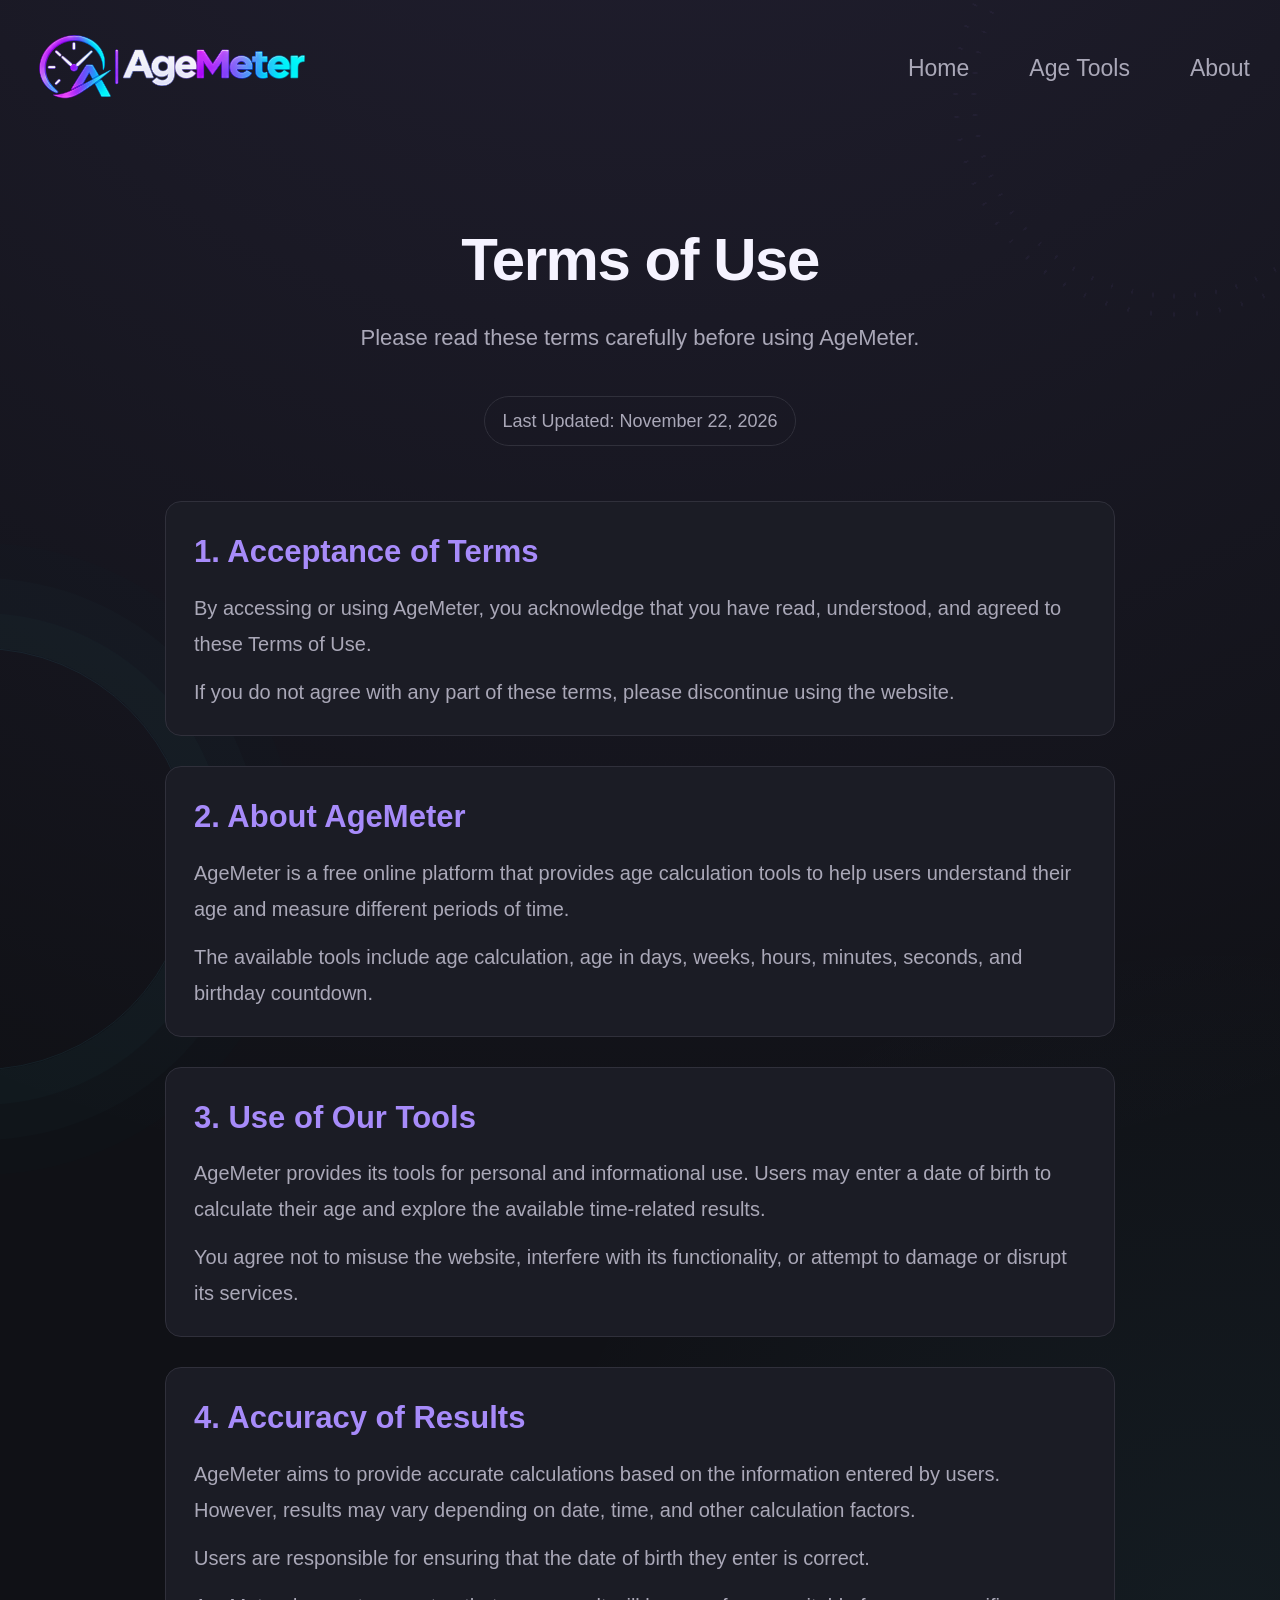
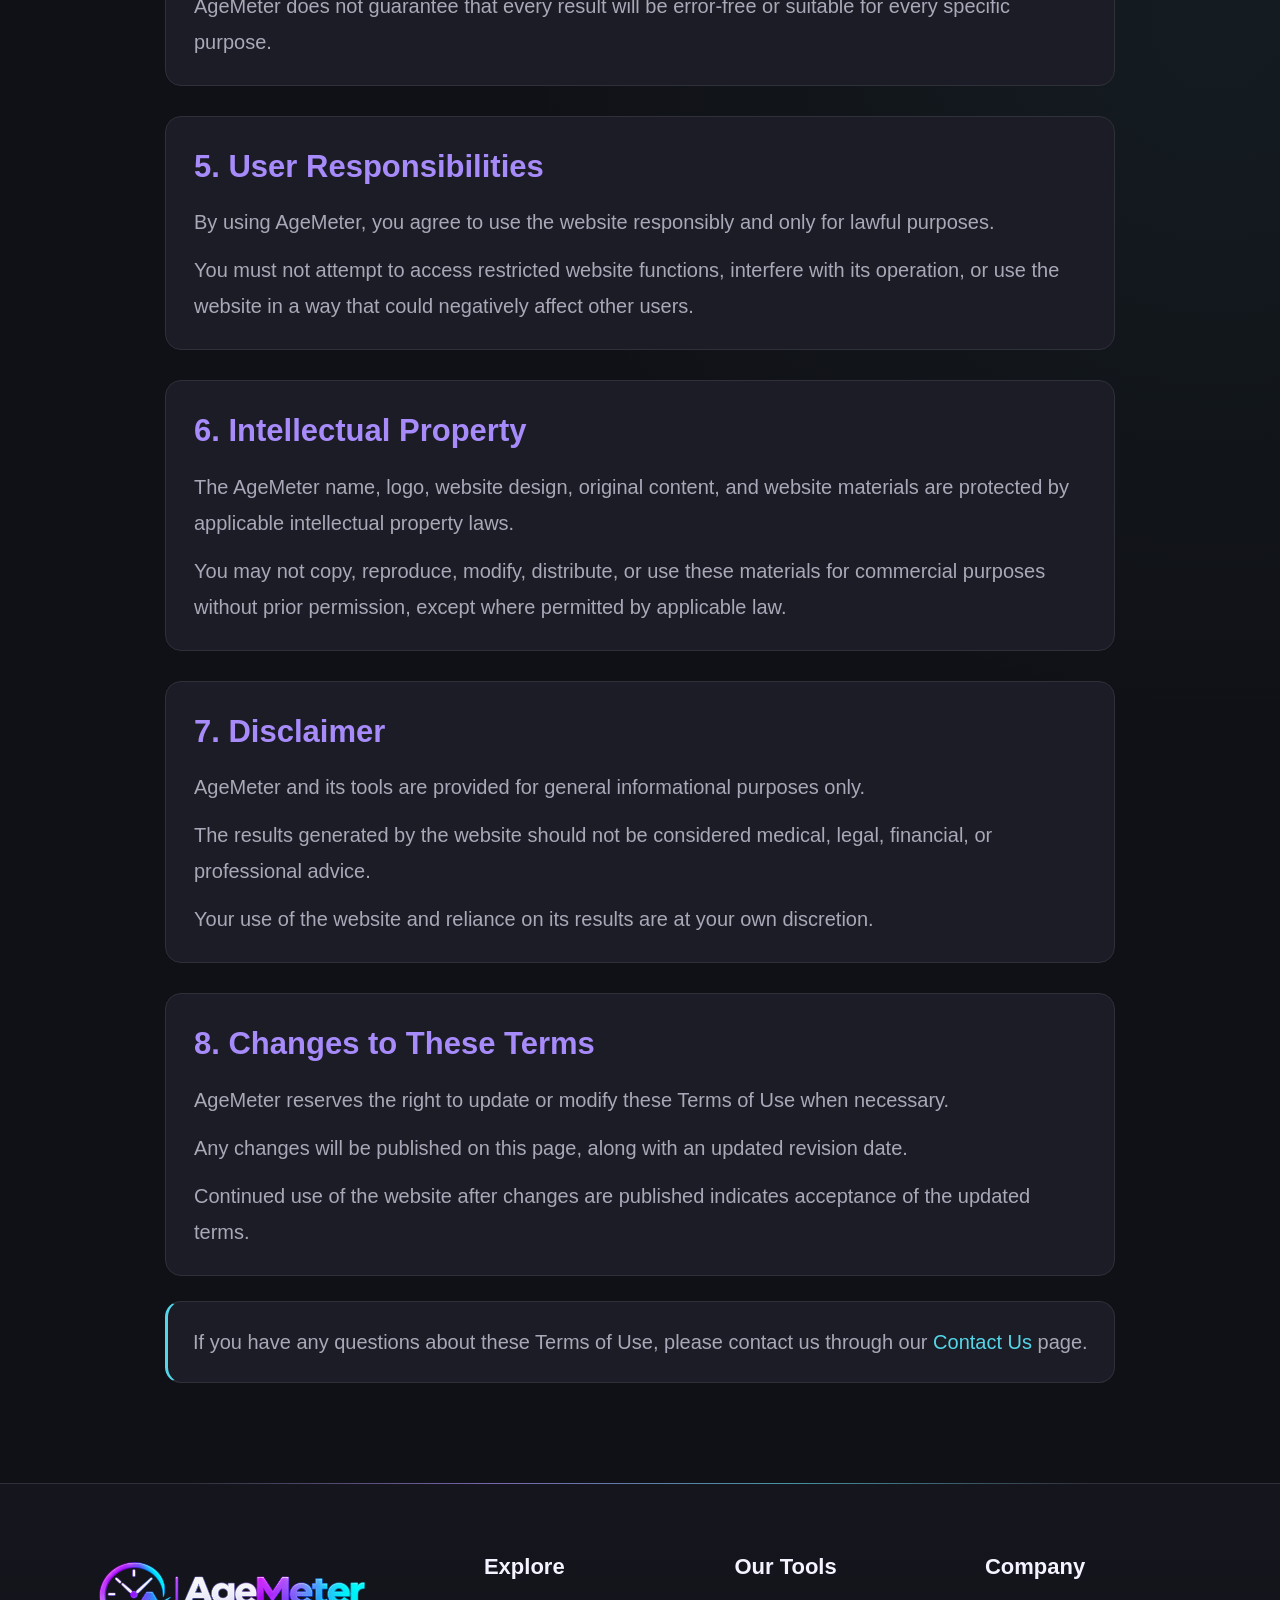
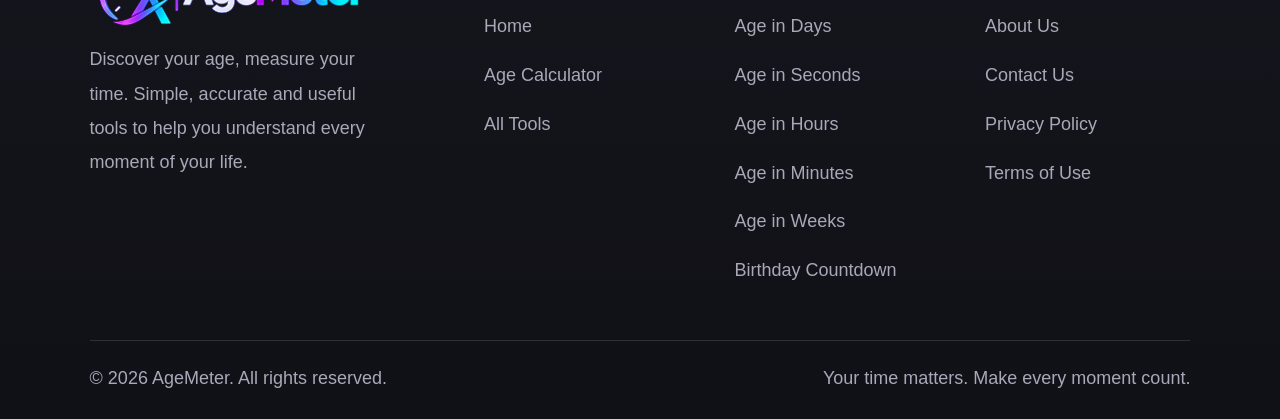
<file: terms.html>
<!DOCTYPE html>
<html lang="en">
<head>
    <meta charset="UTF-8">
    <meta name="viewport" content="width=device-width, initial-scale=1.0">

    <title>Terms of Use | AgeMeter</title>
    <meta name="description" content="Read the Terms of Use for AgeMeter, including the rules and conditions for using our age calculator and age-related tools.">

    <link rel="canonical" href="https://agemeter.pages.dev/terms.html">
    <link rel="stylesheet" href="style.css">
    <link rel="stylesheet" href="terms.css">

    <link rel="icon" type="image/png" href="agemeter-icon.png">
    <link rel="shortcut icon" href="agemeter-icon.ico">
</head>

<body>

    <!-- Header -->
    <header class="header">
        <a href="index.html" class="logo">
            <img src="logo.png" alt="AgeMeter Logo">
        </a>

        <div class="menu-container">

            <nav class="nav desktop-nav">
                <a href="index.html">Home</a>
                <a href="index.html#tools">Age Tools</a>
                <a href="about.html">About</a>
            </nav>

            <div class="mobile-menu">
                <button class="menu-btn" id="menu-btn" aria-expanded="false">
                    <span>☰</span> Menu
                </button>

                <div class="menu-dropdown" id="menu-dropdown">
                    <a href="index.html">Home</a>
                    <a href="index.html#calculator">Age Calculator</a>
                    <a href="index.html#tools">Age Tools</a>
                    <a href="about.html">About</a>
                </div>
            </div>

        </div>
    </header>

    <!-- Main -->
    <main>

        <section class="terms-section">

            <div class="terms-heading">
                <h1>Terms of Use</h1>

                <p>
                    Please read these terms carefully before using AgeMeter.
                </p>

                <span>Last Updated: November 22, 2026</span>
            </div>

            <div class="terms-content">

                <!-- 01 -->
                <article class="terms-item">
                    <h2>1. Acceptance of Terms</h2>

                    <p>
                        By accessing or using AgeMeter, you acknowledge
                        that you have read, understood, and agreed to
                        these Terms of Use.
                    </p>

                    <p>
                        If you do not agree with any part of these terms,
                        please discontinue using the website.
                    </p>
                </article>

                <!-- 02 -->
                <article class="terms-item">
                    <h2>2. About AgeMeter</h2>

                    <p>
                        AgeMeter is a free online platform that provides
                        age calculation tools to help users understand
                        their age and measure different periods of time.
                    </p>

                    <p>
                        The available tools include age calculation,
                        age in days, weeks, hours, minutes, seconds,
                        and birthday countdown.
                    </p>
                </article>

                <!-- 03 -->
                <article class="terms-item">
                    <h2>3. Use of Our Tools</h2>

                    <p>
                        AgeMeter provides its tools for personal and
                        informational use. Users may enter a date of
                        birth to calculate their age and explore the
                        available time-related results.
                    </p>

                    <p>
                        You agree not to misuse the website, interfere
                        with its functionality, or attempt to damage
                        or disrupt its services.
                    </p>
                </article>

                <!-- 04 -->
                <article class="terms-item">
                    <h2>4. Accuracy of Results</h2>

                    <p>
                        AgeMeter aims to provide accurate calculations
                        based on the information entered by users.
                        However, results may vary depending on date,
                        time, and other calculation factors.
                    </p>

                    <p>
                        Users are responsible for ensuring that the
                        date of birth they enter is correct.
                    </p>

                    <p>
                        AgeMeter does not guarantee that every result
                        will be error-free or suitable for every
                        specific purpose.
                    </p>
                </article>

                <!-- 05 -->
                <article class="terms-item">
                    <h2>5. User Responsibilities</h2>

                    <p>
                        By using AgeMeter, you agree to use the website
                        responsibly and only for lawful purposes.
                    </p>

                    <p>
                        You must not attempt to access restricted
                        website functions, interfere with its operation,
                        or use the website in a way that could negatively
                        affect other users.
                    </p>
                </article>

                <!-- 06 -->
                <article class="terms-item">
                    <h2>6. Intellectual Property</h2>

                    <p>
                        The AgeMeter name, logo, website design,
                        original content, and website materials are
                        protected by applicable intellectual property
                        laws.
                    </p>

                    <p>
                        You may not copy, reproduce, modify, distribute,
                        or use these materials for commercial purposes
                        without prior permission, except where permitted
                        by applicable law.
                    </p>
                </article>

                <!-- 07 -->
                <article class="terms-item">
                    <h2>7. Disclaimer</h2>

                    <p>
                        AgeMeter and its tools are provided for general
                        informational purposes only.
                    </p>

                    <p>
                        The results generated by the website should not
                        be considered medical, legal, financial, or
                        professional advice.
                    </p>

                    <p>
                        Your use of the website and reliance on its
                        results are at your own discretion.
                    </p>
                </article>

                <!-- 08 -->
                <article class="terms-item">
                    <h2>8. Changes to These Terms</h2>

                    <p>
                        AgeMeter reserves the right to update or modify
                        these Terms of Use when necessary.
                    </p>

                    <p>
                        Any changes will be published on this page,
                        along with an updated revision date.
                    </p>

                    <p>
                        Continued use of the website after changes
                        are published indicates acceptance of the
                        updated terms.
                    </p>
                </article>

            </div>

            <div class="terms-contact">
                <p>
                    If you have any questions about these Terms of Use,
                    please contact us through our
                    <a href="contact.html">Contact Us</a> page.
                </p>
            </div>

        </section>

    </main>

    <!-- Footer -->
    <footer class="footer" id="footer">

        <div class="footer-container">

            <!-- Brand -->
            <div class="footer-brand">
                <a href="index.html" class="logo">
                    <img src="logo.png" alt="AgeMeter Logo">
                </a>

                <p>
                    Discover your age, measure your time.
                    Simple, accurate and useful tools to help
                    you understand every moment of your life.
                </p>
            </div>

            <!-- Navigation -->
            <div class="footer-column">
                <h3>Explore</h3>
                <a href="index.html">Home</a>
                <a href="index.html#calculator">Age Calculator</a>
                <a href="index.html#tools">All Tools</a>
            </div>

            <!-- Tools -->
            <div class="footer-column">
                <h3>Our Tools</h3>
                <a href="index.html#tools">Age in Days</a>
                <a href="index.html#tools">Age in Seconds</a>
                <a href="index.html#tools">Age in Hours</a>
                <a href="index.html#tools">Age in Minutes</a>
                <a href="index.html#tools">Age in Weeks</a>
                <a href="index.html#tools">Birthday Countdown</a>
            </div>

            <!-- Company -->
            <div class="footer-column">
                <h3>Company</h3>
                <a href="about.html">About Us</a>
                <a href="contact.html">Contact Us</a>
                <a href="privacy.html">Privacy Policy</a>
                <a href="terms.html">Terms of Use</a>
            </div>

        </div>

        <div class="footer-bottom">

            <p>
                © <span class="current-year"></span> AgeMeter.
                All rights reserved.
            </p>

            <p class="footer-note">
                Your time matters. Make every moment count.
            </p>

        </div>

    </footer>

    <script src="script.js"></script>

</body>
</html>
</file>
<file: style.css>
/* =================================
   1. DESIGN SYSTEM
================================= */

:root {
    --bg: #101116;
    --surface: #1B1C25;
    --surface-hover: #242631;

    --primary: #A78BFA;
    --primary-hover: #9173E8;

    --secondary: #55D6E8;
    --secondary-hover: #38BDD1;

    --text: #F5F3FF;
    --muted: #AAA8B8;
    --border: #30303B;

    --radius: 16px;
    --transition: 0.25s ease;
}

* {
    margin: 0;
    padding: 0;
    box-sizing: border-box;
}

html {
    scroll-behavior: smooth;
}

body {
    background:
        radial-gradient(
            circle at 50% -15%,
            rgba(167, 139, 250, 0.13),
            transparent 42%
        ),
        radial-gradient(
            circle at 95% 45%,
            rgba(85, 214, 232, 0.055),
            transparent 30%
        ),
        #101116;
    color: var(--text);
    font-family: Arial, sans-serif;
    line-height: 1.6;
    min-height: 100vh;
    overflow-x: hidden;
    position: relative;
    isolation: isolate;
}

a {
    color: inherit;
    text-decoration: none;
}

button,
input {
    font: inherit;
}

button {
    -webkit-tap-highlight-color: transparent;
}

/* =================================
   2. HEADER
================================= */

.header {
    width: 100%;
    max-width: 1400px;
    margin: auto;
    padding: 22px 30px;
    display: flex;
    align-items: center;
    justify-content: space-between;
    gap: 20px;
}

.logo img {
    width: 280px;
    height: auto;
    display: block;
    object-fit: contain;
}

.nav {
    display: flex;
    align-items: center;
    gap: 60px;
}

.nav a {
    color: var(--muted);
    font-size: 23px;
    transition: var(--transition);
}

.nav a:hover {
    color: var(--secondary-hover);
}

/* =================================
   3. MAIN CALCULATOR
================================= */

.calculator-section {
    width: 100%;
    max-width: 680px;
    margin: 75px auto 100px;
    padding: 0 20px;
    text-align: center;
}

.calculator-section h1 {
    font-size: 55px;
    font-weight: 700;
    letter-spacing: -1.5px;
    margin-bottom: 8px;
}

.calculator-section > p {
    color: var(--muted);
    font-size: 18px;
    margin-bottom: 90px;
}

/* =================================
   4. CALCULATOR CARD
================================= */

.calculator {
    background: var(--surface);
    border: 1px solid var(--border);
    border-radius: 18px;
    padding: 30px;
    text-align: left;
}

.calculator label {
    display: block;
    color: var(--text);
    font-size: 23px;
    margin-bottom: 10px;
}

.calculator input {
    width: 100%;
    min-height: 70px;
    padding: 14px;
    font-size: 20px;
    margin-bottom: 20px;
    background: var(--bg);
    color: var(--text);
    border: 1px solid var(--border);
    border-radius: var(--radius);
    outline: none;
    transition: var(--transition);
}

.calculator input:focus {
    border-color: var(--secondary);
    box-shadow: 0 0 0 3px rgba(85, 214, 232, 0.08);
}

.calculator input::-webkit-calendar-picker-indicator {
    cursor: pointer;
    filter: invert(1);
}

.calculator button {
    width: 100%;
    min-height: 70px;
    padding: 14px;
    font-size: 20px;
    background: var(--primary);
    color: #17141F;
    border: none;
    border-radius: var(--radius);
    font-weight: 700;
    cursor: pointer;
    transition: var(--transition);
}

.calculator button:hover {
    background: var(--primary-hover);
    transform: translateY(-2px);
}

.calculator button:active {
    transform: scale(0.98);
}

/* =================================
   5. RESULTS
================================= */

#result {
    margin-top: 25px;
}

.result-highlight {
    color: var(--secondary);
}

.secondary-icon {
    color: var(--secondary);
}

/* =================================
   6. OTHER TOOLS
================================= */

.tools-section {
    width: 100%;
    max-width: 1100px;
    margin: 0 auto 90px;
    padding: 0 25px;
}

.tools-section h2 {
    font-size: 30px;
    margin-bottom: 25px;
}

.tools-grid {
    display: grid;
    grid-template-columns: repeat(2, minmax(0, 1fr));
    gap: 20px;
}

.tool-card {
    min-width: 0;
    background: var(--surface);
    border: 1px solid var(--border);
    border-radius: var(--radius);
    padding: 23px;
    transition: var(--transition);
}

.tool-card:hover {
    background: var(--surface-hover);
    border-color: var(--secondary);
    transform: translateY(-3px);
}

.tool-card h3 {
    font-size: 22px;
    margin-bottom: 6px;
}

.tool-card p {
    color: var(--muted);
    font-size: 17px;
}

.tool-result {
    margin-top: 20px;
    padding: 20px;
    background: var(--surface-hover);
    border: 1px solid var(--border);
    border-radius: 10px;
    color: var(--secondary);
    font-size: 18px;
    font-weight: 600;
    overflow-wrap: anywhere;
}

.tool-card a {
    display: inline-block;
    margin-top: 15px;
    color: var(--primary);
    text-decoration: none;
}

.tool-card a:hover {
    color: var(--secondary);
}

/* =================================
   7. FOOTER
================================= */

.footer {
    margin-top: 100px;
    padding: 65px 7% 25px;
    background: linear-gradient(180deg, #15151D 0%, #101116 100%);
    border-top: 1px solid var(--border);
    position: relative;
}

.footer::before {
    content: "";
    position: absolute;
    top: -1px;
    left: 15%;
    width: 70%;
    height: 1px;
    background: linear-gradient(
        90deg,
        transparent,
        var(--primary),
        var(--secondary),
        transparent
    );
    opacity: 0.6;
}

.footer-container {
    max-width: 1200px;
    margin: auto;
    display: grid;
    grid-template-columns: 1.7fr 1fr 1fr 1fr;
    gap: 45px;
}

.footer-brand p {
    color: var(--muted);
    font-size: 18px;
    line-height: 1.9;
    max-width: 300px;
}

.footer-column {
    display: flex;
    flex-direction: column;
    gap: 20px;
}

.footer-column h3 {
    color: var(--text);
    font-size: 22px;
    margin-bottom: 8px;
}

.footer-column a {
    color: var(--muted);
    font-size: 18px;
    transition: var(--transition);
    width: fit-content;
}

.footer-column a:hover {
    color: var(--secondary);
    transform: translateX(4px);
}

.footer-bottom {
    max-width: 1200px;
    margin: 55px auto 0;
    padding-top: 22px;
    border-top: 1px solid var(--border);
    display: flex;
    justify-content: space-between;
    align-items: center;
    gap: 15px;
    flex-wrap: wrap;
}

.footer-bottom p {
    color: var(--muted);
    font-size: 18px;
    line-height: 1.7;
}

.footer-note {
    text-align: right;
}

/* =================================
   8. TIME-INSPIRED BACKGROUND
================================= */

body::before {
    content: "";
    position: fixed;
    width: 650px;
    height: 650px;
    top: -230px;
    right: -220px;
    border-radius: 50%;
    pointer-events: none;
    z-index: -1;
    background: repeating-conic-gradient(
        from 0deg,
        rgba(167, 139, 250, 0.10) 0deg 0.5deg,
        transparent 0.5deg 6deg
    );
    -webkit-mask-image: radial-gradient(
        circle,
        transparent 0 43%,
        black 43.5% 44%,
        transparent 44.5% 47%,
        black 47.5% 48%,
        transparent 48.5% 100%
    );
    mask-image: radial-gradient(
        circle,
        transparent 0 43%,
        black 43.5% 44%,
        transparent 44.5% 47%,
        black 47.5% 48%,
        transparent 48.5% 100%
    );
    opacity: 0.55;
}

body::after {
    content: "";
    position: fixed;
    width: 420px;
    height: 420px;
    left: -230px;
    bottom: -170px;
    border-radius: 50%;
    pointer-events: none;
    z-index: -1;
    border: 1px solid rgba(85, 214, 232, 0.08);
    box-shadow:
        0 0 0 35px rgba(85, 214, 232, 0.015),
        0 0 0 70px rgba(85, 214, 232, 0.012),
        0 0 0 105px rgba(85, 214, 232, 0.008);
}

.header,
main,
.footer {
    position: relative;
}

/* =================================
   9. RESPONSIVE DESIGN
   Existing project breakpoints:
   Tablet: 768px - 1024px
   Mobile: 481px - 767px
   Small mobile: 350px - 480px
   Very small: below 350px
================================= */

/* Tablet: 768px - 1024px */
@media (min-width: 768px) and (max-width: 1024px) {
    .header {
        padding: 22px 35px;
    }

    .calculator-section {
        max-width: 650px;
        margin-top: 65px;
    }

    .tools-section {
        padding: 0 35px;
    }

    .footer-container {
        grid-template-columns: 1fr 1fr;
        gap: 40px;
    }
}

/* Mobile: 481px - 767px */
@media (min-width: 481px) and (max-width: 767px) {
    body {
        font-size: 14px;
    }

    .header {
        padding: 18px 20px;
        border-bottom: 1px solid var(--border);
    }

    .logo img {
        width: 200px;
    }

    .nav {
        gap: 16px;
    }

    .nav a {
        font-size: 12px;
    }

    .calculator-section {
        margin: 48px auto 65px;
        padding: 0 18px;
    }

    .calculator-section h1 {
        font-size: 32px;
        letter-spacing: -1px;
    }

    .calculator-section > p {
        font-size: 14px;
        margin-bottom: 27px;
    }

    .calculator {
        padding: 23px 20px;
        border-radius: 18px;
    }

    .tools-section {
        padding: 0 20px;
        margin-bottom: 65px;
    }

    .tools-section h2 {
        font-size: 21px;
        margin-bottom: 18px;
    }

    .tools-grid {
        gap: 12px;
    }

    .tool-card {
        padding: 19px;
        border-radius: 15px;
    }

    .footer {
        margin-top: 65px;
        padding: 45px 6% 22px;
    }

    .footer-container {
        grid-template-columns: 1fr 1fr;
        gap: 35px 20px;
    }

    .footer-brand {
        grid-column: 1 / -1;
    }

    .footer-brand p {
        max-width: 100%;
    }

    .footer-bottom {
        margin-top: 35px;
    }
}

/* Small mobile: 350px - 480px */
@media (min-width: 350px) and (max-width: 480px) {
    .header {
        padding: 16px;
    }

    .logo img {
        width: 170px;
    }

    .nav {
        gap: 11px;
    }

    .nav a {
        font-size: 11px;
    }

    .calculator-section {
        margin-top: 38px;
        padding: 0 15px;
    }

    .calculator-section h1 {
        font-size: 28px;
    }

    .calculator-section > p {
        font-size: 13px;
        margin-bottom: 23px;
    }

    .calculator {
        padding: 20px 16px;
        border-radius: 16px;
    }

    .calculator label {
        font-size: 13px;
    }

    .calculator input,
    .calculator button {
        min-height: 50px;
        font-size: 14px;
    }

    .tools-section {
        padding: 0 15px;
    }

    .tools-grid {
        grid-template-columns: 1fr;
        gap: 11px;
    }

    .tool-card {
        padding: 17px;
    }

    .tool-card h3 {
        font-size: 16px;
    }

    .tool-card p {
        font-size: 12px;
    }

    .footer {
        padding: 22px 15px;
    }

    .footer-container {
        grid-template-columns: 1fr 1fr;
        gap: 35px 20px;
    }

    .footer-brand {
        grid-column: 1 / -1;
    }

    .footer-brand p {
        max-width: 100%;
    }

    .footer-bottom {
        margin-top: 35px;
        flex-direction: column;
        align-items: flex-start;
        gap: 8px;
    }

    .footer-note {
        text-align: left;
    }
}

/* Very small screens: below 350px */
@media (max-width: 349px) {
    .header {
        padding: 14px 11px;
        gap: 8px;
    }

    .logo img {
        width: 145px;
    }

    .nav {
        gap: 8px;
    }

    .nav a {
        font-size: 10px;
    }

    .calculator-section h1 {
        font-size: 25px;
    }

    .tools-section {
        padding: 0 12px;
    }

    .tools-grid {
        grid-template-columns: 1fr;
        gap: 11px;
    }

    .tool-card {
        padding: 15px;
    }

    .tool-card h3 {
        font-size: 15px;
    }

    .tool-card p {
        font-size: 12px;
    }

    .footer {
        padding: 22px 12px;
    }

    .footer-container {
        grid-template-columns: 1fr 1fr;
        gap: 28px 14px;
    }

    .footer-brand {
        grid-column: 1 / -1;
    }

    .footer-brand p {
        font-size: 16px;
    }

    .footer-column h3 {
        font-size: 18px;
    }

    .footer-column a {
        font-size: 14px;
    }

    .footer-bottom p {
        font-size: 14px;
    }
}

/* Reduce decorative background on smaller screens */
@media (max-width: 600px) {
    body::before {
        width: 420px;
        height: 420px;
        top: -150px;
        right: -210px;
        opacity: 0.35;
    }

    body::after {
        width: 280px;
        height: 280px;
        left: -190px;
        bottom: -100px;
    }
}

/* Respect device motion preferences */
@media (prefers-reduced-motion: reduce) {
    *,
    *::before,
    *::after {
        scroll-behavior: auto !important;
        transition-duration: 0.01ms !important;
        animation-duration: 0.01ms !important;
    }
}

/* Menu Button */

.menu-container {
    position: relative;
}

.menu-btn {
    display: flex;
    align-items: center;
    gap: 10px;
    padding: 12px 18px;
    background: var(--surface);
    color: var(--text);
    border: 1px solid var(--border);
    border-radius: 10px;
    font-size: 15px;
    cursor: pointer;
    transition: var(--transition);
}

.menu-btn:hover {
    background: var(--surface-hover);
    border-color: var(--primary);
}

.menu-icon {
    font-size: 20px;
}

/* Dropdown */

.menu-dropdown {
    position: absolute;
    top: calc(100% + 12px);
    right: 0;
    width: 200px;
    padding: 8px;
    background: var(--surface);
    border: 1px solid var(--border);
    border-radius: 12px;
    box-shadow: 0 10px 30px rgba(0, 0, 0, 0.3);

    display: none;
    flex-direction: column;
    z-index: 1000;
}

.menu-dropdown.active {
    display: flex;
}

.menu-dropdown a {
    padding: 12px;
    color: var(--text);
    text-decoration: none;
    border-radius: 8px;
    transition: var(--transition);
}

.menu-dropdown a:hover {
    background: var(--surface-hover);
    color: var(--primary);
}

/* Mobile Menu - Hidden by default */
.mobile-menu {
    display: none;
    position: relative;
}

.menu-btn {
    padding: 10px 16px;
    background: var(--surface);
    color: var(--text);
    border: 1px solid var(--border);
    border-radius: 10px;
    cursor: pointer;
    font-size: 15px;
}

.menu-dropdown {
    display: none;
    position: absolute;
    top: calc(100% + 10px);
    right: 0;
    width: 190px;
    padding: 8px;
    background: var(--surface);
    border: 1px solid var(--border);
    border-radius: 12px;
    z-index: 1000;
}

.menu-dropdown.active {
    display: flex;
    flex-direction: column;
}

.menu-dropdown a {
    padding: 12px;
    color: var(--text);
    text-decoration: none;
    border-radius: 8px;
}

.menu-dropdown a:hover {
    background: var(--surface-hover);
    color: var(--primary);
}

/* Small Screens */
@media (max-width: 767px) {
    .desktop-nav {
        display: none;
    }

    .mobile-menu {
        display: block;
    }
}

/* Hide mobile menu on desktop */
@media (min-width: 768px) {
    .menu-btn,
    .menu-dropdown {
        display: none !important;
    }

    .desktop-nav {
        display: flex;
    }
}

/* Show mobile menu on small screens */
@media (max-width: 767px) {
    .desktop-nav {
        display: none;
    }

    .menu-btn {
        display: flex;
    }
}
</file>
<file: about.css>
/* =========================================
   AGEMETER - ABOUT PAGE
   Modern & Interactive Design
========================================= */

.about-page {
    overflow: hidden;
}

.about-container {
    width: min(1120px, calc(100% - 48px));
    margin-inline: auto;
}

.about-page a {
    text-decoration: none;
}

/* =========================================
   SHARED ELEMENTS
========================================= */

.section-tag {
    display: inline-flex;
    align-items: center;
    gap: 9px;
    color: var(--secondary);
    font-size: 20px;
    font-weight: 700;
    letter-spacing: 2px;
    text-transform: uppercase;
    margin-bottom: 22px;
}

.tag-dot,
.live-dot {
    width: 7px;
    height: 7px;
    background: var(--secondary);
    border-radius: 50%;
    box-shadow: 0 0 12px var(--secondary);
}

.about-page h1,
.about-page h2,
.about-page h3,
.about-page p {
    margin-top: 0;
}

.about-page h2 {
    font-size: 55px;
    line-height: 1.2;
    letter-spacing: -1.2px;
    margin-bottom: 20px;
}

.about-page h2 span,
.about-page h1 span {
    color: var(--primary);
}

.about-page p {
    font-size: 19px;
    color: var(--muted);
    line-height: 1.85;
}

.text-link {
    display: inline-flex;
    align-items: center;
    gap: 10px;
    color: var(--secondary);
    font-size: 23px;
    font-weight: 700;
    transition: var(--transition);
}

.text-link span {
    transition: transform var(--transition);
}

.text-link:hover {
    color: var(--primary);
}

.text-link:hover span {
    transform: translateX(5px);
}


/* =========================================
   HERO
========================================= */

.about-hero {
    width: min(1200px, calc(100% - 48px));
    min-height: 570px;
    margin: 65px auto 115px;
    display: grid;
    grid-template-columns: 1.1fr .9fr;
    align-items: center;
    gap: 45px;
}

.hero-content {
    position: relative;
    z-index: 2;
}

.about-hero h1 {
    max-width: 650px;
    font-size: 75px;
    line-height: 1.12;
    letter-spacing: -2.5px;
    margin-bottom: 24px;
}

.about-hero h1 span {
    display: block;
}

.hero-description {
    max-width: 510px;
    font-size: 17px;
    margin-bottom: 32px;
}

.hero-actions {
    display: flex;
    align-items: center;
    flex-wrap: wrap;
    gap: 14px;
}

.about-primary-btn,
.about-secondary-btn {
    min-height: 60px;
    padding: 0 20px;
    display: inline-flex;
    align-items: center;
    justify-content: center;
    gap: 13px;
    border-radius: 10px;
    font-size: 20px;
    font-weight: 700;
    transition: var(--transition);
}

.about-primary-btn {
    background: var(--primary);
    color: #17141F;
}

.about-primary-btn:hover {
    background: var(--primary-hover);
    transform: translateY(-3px);
    box-shadow: 0 10px 30px rgba(167, 139, 250, .2);
}

.about-primary-btn span {
    font-size: 18px;
}

.about-secondary-btn {
    color: var(--text);
    border: 1px solid var(--border);
}

.about-secondary-btn:hover {
    border-color: var(--secondary);
    color: var(--secondary);
    transform: translateY(-3px);
}

.hero-note {
    display: flex;
    align-items: center;
    gap: 12px;
    margin-top: 40px;
    color: var(--muted);
    font-size: 18px;
}

.note-line {
    width: 28px;
    height: 1px;
    background: var(--secondary);
}


/* =========================================
   HERO VISUAL
========================================= */

.hero-visual {
    position: relative;
    min-height: 430px;
    display: grid;
    place-items: center;
}

.orbit {
    position: absolute;
    width: 530px;
    height: 230px;
    border: 1px solid rgba(167, 139, 250, .18);
    border-radius: 50%;
}

.orbit-one {
    transform: rotate(-25deg) scaleY(.75);
}

.orbit-two {
    width: 410px;
    height: 410px;
    border-color: rgba(85, 214, 232, .12);
    transform: rotate(45deg) scaleY(.65);
}

.time-card {
    position: relative;
    z-index: 2;
    width: 270px;
    padding: 23px;
    border: 1px solid rgba(167, 139, 250, .3);
    border-radius: 22px;
    background: linear-gradient(
        145deg,
        rgba(36, 38, 49, .95),
        rgba(27, 28, 37, .92)
    );
    box-shadow:
        0 25px 70px rgba(0, 0, 0, .35),
        0 0 55px rgba(167, 139, 250, .09);
    backdrop-filter: blur(15px);
    animation: card-float 5s ease-in-out infinite;
}

.time-card-top,
.time-card-bottom {
    display: flex;
    align-items: center;
    justify-content: space-between;
}

.time-card-top {
    color: var(--muted);
    font-size: 18px;
    letter-spacing: 2px;
}

.time-card-icon {
    color: var(--secondary);
    font-size: 25px;
}

.time-card-symbol {
    height: 170px;
    display: grid;
    place-items: center;
    color: var(--primary);
    font-size: 130px;
    font-weight: 300;
    text-shadow: 0 0 40px rgba(167, 139, 250, .4);
}

.time-card-bottom {
    padding-top: 17px;
    border-top: 1px solid var(--border);
    color: var(--muted);
    font-size: 18px;
}

.floating-label {
    position: absolute;
    z-index: 3;
    display: flex;
    align-items: center;
    gap: 9px;
    padding: 11px 14px;
    background: var(--surface);
    border: 1px solid var(--border);
    border-radius: 10px;
    color: var(--text);
    font-size: 16px;
    box-shadow: 0 10px 30px rgba(0, 0, 0, .2);
}

.floating-label span {
    color: var(--secondary);
}

.label-top {
    top: 55px;
    right: 0;
}

.label-bottom {
    bottom: 55px;
    left: 0;
}

.orbit-point {
    position: absolute;
    width: 9px;
    height: 9px;
    border-radius: 50%;
    background: var(--secondary);
    box-shadow: 0 0 20px var(--secondary);
}

.point-one {
    top: 65px;
    left: 80px;
}

.point-two {
    right: 55px;
    bottom: 105px;
    background: var(--primary);
    box-shadow: 0 0 20px var(--primary);
}

.point-three {
    top: 50%;
    right: 15px;
    width: 6px;
    height: 6px;
}


/* =========================================
   STORY
========================================= */

.about-story {
    display: grid;
    grid-template-columns: 1fr 1fr;
    gap: 90px;
    padding: 65px 0 110px;
    border-top: 1px solid var(--border);
}

.story-heading h2 {
    max-width: 440px;
}

.story-content {
    padding-top: 25px;
}

.story-content p {
    font-size: 18px;
    margin-bottom: 16px;
}

.story-content .story-lead {
    color: var(--text);
    font-size: 22px;
    line-height: 1.6;
    margin-bottom: 20px;
}


/* =========================================
   MISSION
========================================= */

.mission-section {
    padding: 90px 0;
    background: linear-gradient(
        105deg,
        rgba(167, 139, 250, .045),
        rgba(85, 214, 232, .025)
    );
    border-top: 1px solid var(--border);
    border-bottom: 1px solid var(--border);
}

.mission-grid {
    display: grid;
    grid-template-columns: .9fr 1.1fr;
    align-items: center;
    gap: 100px;
}

.mission-visual {
    position: relative;
    min-height: 340px;
    display: grid;
    place-items: center;
}

.mission-glow {
    position: absolute;
    width: 250px;
    height: 250px;
    background: var(--primary);
    opacity: .13;
    filter: blur(80px);
    border-radius: 50%;
}

.mission-circle {
    position: relative;
    width: 245px;
    height: 245px;
    border: 1px solid rgba(167, 139, 250, .35);
    border-radius: 50%;
    display: flex;
    flex-direction: column;
    align-items: center;
    justify-content: center;
    background: radial-gradient(
        circle,
        rgba(167, 139, 250, .12),
        rgba(27, 28, 37, .2) 70%
    );
    box-shadow: 0 0 55px rgba(167, 139, 250, .08);
}

.mission-circle span,
.mission-circle small {
    color: var(--muted);
    font-size: 15px;
    letter-spacing: 3px;
}

.mission-circle strong {
    color: var(--primary);
    font-size: 100px;
    font-weight: 300;
    line-height: 1.15;
}

.mission-caption {
    position: absolute;
    bottom: 5px;
    display: flex;
    align-items: center;
    gap: 10px;
    color: var(--muted);
    font-size: 18px;
}

.caption-line {
    width: 22px;
    height: 1px;
    background: var(--secondary);
}

.mission-content p {
    font-size: 15px;
    margin-bottom: 16px;
}

.mission-content .text-link {
    margin-top: 10px;
}


/* =========================================
   FEATURES
========================================= */

.features-section {
    padding-top: 115px;
    padding-bottom: 115px;
}

.section-heading {
    max-width: 650px;
    margin-bottom: 42px;
}

.section-heading > p {
    max-width: 550px;
    font-size: 18px;
}

.about-features-grid {
    display: grid;
    grid-template-columns: repeat(3, minmax(0, 1fr));
    gap: 20px;
}

.about-feature-card {
    position: relative;
    min-height: 240px;
    padding: 28px 25px;
    overflow: hidden;
    background: var(--surface);
    border: 1px solid var(--border);
    border-radius: var(--radius);
    transition:
        transform .3s ease,
        border-color .3s ease,
        background .3s ease;
}

.about-feature-card:hover {
    transform: translateY(-7px);
    background: var(--surface-hover);
    border-color: rgba(167, 139, 250, .55);
}

.feature-icon {
    width: 48px;
    height: 48px;
    display: grid;
    place-items: center;
    margin-bottom: 23px;
    border-radius: 13px;
    font-size: 24px;
}

.purple-icon {
    color: var(--primary);
    background: rgba(167, 139, 250, .12);
}

.cyan-icon {
    color: var(--secondary);
    background: rgba(85, 214, 232, .1);
}

.about-feature-card h3 {
    font-size: 18px;
    margin-bottom: 12px;
}

.about-feature-card p {
    max-width: 280px;
    font-size: 13px;
    margin-bottom: 0;
}

.card-number {
    position: absolute;
    right: 20px;
    bottom: 12px;
    color: rgba(170, 168, 184, .16);
    font-size: 35px;
    font-weight: 700;
}


/* =========================================
   EXPLORE TOOLS
========================================= */

.explore-section {
    padding: 100px 0;
    background: var(--surface);
    border-top: 1px solid var(--border);
    border-bottom: 1px solid var(--border);
}

.explore-section .section-heading {
    margin-bottom: 38px;
}

.explore-grid {
    display: grid;
    grid-template-columns: repeat(3, minmax(0, 1fr));
    gap: 17px;
}

.explore-card {
    position: relative;
    min-height: 205px;
    display: flex;
    flex-direction: column;
    justify-content: space-between;
    gap: 24px;
    padding: 23px;
    background: var(--bg);
    border: 1px solid var(--border);
    border-radius: 14px;
    transition: var(--transition);
}

.explore-card:hover {
    transform: translateY(-5px);
    border-color: var(--secondary);
}

.explore-icon {
    width: 42px;
    height: 42px;
    display: grid;
    place-items: center;
    color: var(--primary);
    background: rgba(167, 139, 250, .12);
    border-radius: 11px;
    font-size: 23px;
}

.explore-card h3 {
    font-size: 19px;
    margin-bottom: 9px;
    color: var(--text);
}

.explore-card p {
    max-width: 260px;
    font-size: 13px;
    margin-bottom: 0;
}

.explore-arrow {
    position: absolute;
    top: 24px;
    right: 23px;
    color: var(--secondary);
    font-size: 20px;
    transition: transform .25s ease;
}

.explore-card:hover .explore-arrow {
    transform: translate(3px, -3px);
}

.explore-footer {
    margin-top: 28px;
}


/* =========================================
   TRUST
========================================= */

.trust-section {
    display: grid;
    grid-template-columns: 1fr 1fr;
    align-items: center;
    gap: 80px;
    padding-top: 115px;
    padding-bottom: 115px;
}

.trust-content p {
    max-width: 470px;
    font-size: 18px;
}

.trust-points {
    display: flex;
    flex-direction: column;
    gap: 25px;
}

.trust-item {
    display: flex;
    align-items: flex-start;
    gap: 15px;
}

.trust-check {
    flex: 0 0 27px;
    width: 27px;
    height: 27px;
    display: grid;
    place-items: center;
    color: var(--secondary);
    background: rgba(85, 214, 232, .1);
    border-radius: 50%;
    font-size: 14px;
}

.trust-item h3 {
    font-size: 16px;
    margin-bottom: 6px;
}

.trust-item p {
    font-size: 13px;
    margin-bottom: 0;
}


/* =========================================
   FINAL CTA
========================================= */

.about-cta {
    position: relative;
    width: min(1120px, calc(100% - 48px));
    margin: 0 auto 100px;
    padding: 85px 25px;
    overflow: hidden;
    text-align: center;
    background: linear-gradient(
        120deg,
        rgba(167, 139, 250, .13),
        rgba(85, 214, 232, .07)
    );
    border: 1px solid var(--border);
    border-radius: 22px;
}

.cta-content {
    position: relative;
    z-index: 2;
}

.about-cta h2 {
    font-size: clamp(35px, 5vw, 51px);
}

.about-cta p {
    max-width: 500px;
    margin: 0 auto 28px;
    font-size: 15px;
}

.cta-decoration {
    position: absolute;
    width: 250px;
    height: 250px;
    border-radius: 50%;
    filter: blur(90px);
    opacity: .15;
    pointer-events: none;
}

.cta-decoration-one {
    top: -130px;
    left: -60px;
    background: var(--primary);
}

.cta-decoration-two {
    right: -80px;
    bottom: -150px;
    background: var(--secondary);
}


/* =========================================
   SCROLL REVEAL
========================================= */

.reveal {
    opacity: 0;
    transform: translateY(22px);
    transition:
        opacity .65s ease,
        transform .65s ease;
}

.reveal.is-visible {
    opacity: 1;
    transform: translateY(0);
}

@keyframes card-float {
    0%, 100% {
        transform: translateY(0);
    }
    50% {
        transform: translateY(-12px);
    }
}


/* =========================================
   RESPONSIVE
========================================= */

@media (max-width: 900px) {

    .about-hero {
        gap: 15px;
    }

    .hero-visual {
        transform: scale(.85);
    }

    .mission-grid {
        gap: 45px;
    }

    .trust-section {
        gap: 40px;
    }
}


@media (max-width: 767px) {

    .about-container {
        width: min(100% - 36px, 560px);
    }

    .about-hero {
        width: min(100% - 36px, 560px);
        grid-template-columns: 1fr;
        gap: 10px;
        margin: 55px auto 75px;
    }

    .about-hero h1 {
        font-size: clamp(39px, 9vw, 54px);
        letter-spacing: -1.8px;
    }

    .hero-description {
        font-size: 15px;
    }

    .hero-visual {
        min-height: 350px;
        transform: none;
    }

    .orbit {
        width: 260px;
        height: 260px;
    }

    .orbit-two {
        width: 330px;
        height: 330px;
    }

    .time-card {
        width: 235px;
    }

    .time-card-symbol {
        height: 140px;
        font-size: 105px;
    }

    .label-top {
        top: 25px;
        right: 0;
    }

    .label-bottom {
        bottom: 20px;
        left: 0;
    }

    .about-story {
        grid-template-columns: 1fr;
        gap: 12px;
        padding: 55px 0 75px;
    }

    .story-content {
        padding-top: 0;
    }

    .story-content .story-lead {
        font-size: 18px;
    }

    .mission-section {
        padding: 65px 0;
    }

    .mission-grid {
        grid-template-columns: 1fr;
        gap: 35px;
    }

    .mission-visual {
        min-height: 290px;
    }

    .mission-circle {
        width: 215px;
        height: 215px;
    }

    .mission-circle strong {
        font-size: 85px;
    }

    .features-section {
        padding-top: 75px;
        padding-bottom: 75px;
    }

    .about-features-grid,
    .explore-grid {
        grid-template-columns: 1fr;
        gap: 14px;
    }

    .about-feature-card {
        min-height: 210px;
    }

    .explore-section {
        padding: 75px 0;
    }

    .explore-card {
        min-height: 170px;
    }

    .trust-section {
        grid-template-columns: 1fr;
        gap: 35px;
        padding-top: 75px;
        padding-bottom: 75px;
    }

    .about-cta {
        width: calc(100% - 30px);
        margin-bottom: 65px;
        padding: 65px 20px;
    }
}


@media (max-width: 380px) {

    .about-hero h1 {
        font-size: 36px;
    }

    .hero-actions {
        align-items: stretch;
        flex-direction: column;
    }

    .about-primary-btn,
    .about-secondary-btn {
        width: 100%;
    }

    .floating-label {
        font-size: 10px;
        padding: 9px 10px;
    }

    .time-card {
        width: 215px;
    }

    .orbit-two {
        width: 285px;
        height: 285px;
    }

    .section-tag {
        font-size: 10px;
        letter-spacing: 1.5px;
    }
}


/* =========================================
   ACCESSIBILITY
========================================= */

@media (prefers-reduced-motion: reduce) {

    .about-page *,
    .about-page *::before,
    .about-page *::after {
        animation-duration: .01ms !important;
        animation-iteration-count: 1 !important;
        scroll-behavior: auto !important;
        transition-duration: .01ms !important;
    }

    .reveal {
        opacity: 1;
        transform: none;
    }
}
</file>
<file: contact.css>
.contact-page {
    padding: 70px 6% 100px;
}

.contact-hero {
    text-align: center;
    max-width: 750px;
    margin: 0 auto 65px;
}

.contact-tag {
    color: var(--secondary);
    font-size: 20px;
    font-weight: bold;
    letter-spacing: 3px;
}

.contact-hero h1 {
    font-size: 59px;
    margin: 20px 0;
    line-height: 1.15;
}

.contact-hero h1 span {
    color: var(--primary);
}

.contact-hero p,
.contact-info > p {
    color: var(--muted);
    line-height: 1.8;
}

.contact-section {
    max-width: 1100px;
    margin: auto;
    display: grid;
    grid-template-columns: 0.85fr 1.15fr;
    gap: 55px;
    align-items: start;
}

.contact-info h2 {
    font-size: 48px;
    margin: 20px 0 15px;
}

.contact-info-card {
    display: flex;
    gap: 18px;
    align-items: center;
    margin-top: 28px;
}

.contact-icon {
    width: 48px;
    height: 48px;
    flex-shrink: 0;
    display: grid;
    place-items: center;
    border-radius: 14px;
    color: var(--secondary);
    background: var(--surface);
    font-size: 25px;
}

.contact-info-card h3 {
    margin: 0 0 7px;
    font-size: 30px;
}

.contact-info-card p {
    margin: 0;
    color: var(--muted);
    font-size: 18px;
    line-height: 1.6;
}

.contact-form-card {
    background: var(--surface);
    border: 1px solid var(--border);
    border-radius: var(--radius);
    padding: 35px;
}

.contact-form-card h2 {
    margin: 0 0 10px;
    font-size: 28px;
}

.form-description {
    color: var(--muted);
    font-size: 20px;
    margin-bottom: 30px;
    line-height: 1.6;
}

.form-group {
    margin-bottom: 21px;
}

.form-group label {
    display: block;
    font-size: 20px;
    font-weight: 600;
    margin-bottom: 9px;
}

.form-group input,
.form-group select,
.form-group textarea {
    width: 100%;
    padding: 14px 15px;
    border: 1px solid var(--border);
    border-radius: 10px;
    background: var(--bg);
    color: var(--text);
    font-family: inherit;
    font-size: 20px;
    outline: none;
    transition: var(--transition);
}

.form-group textarea {
    resize: vertical;
    min-height: 130px;
}

.form-group input:focus,
.form-group select:focus,
.form-group textarea:focus {
    border-color: var(--primary);
}

.form-group input::placeholder,
.form-group textarea::placeholder {
    color: var(--muted);
    opacity: 0.7;
}

.contact-submit {
    width: 100%;
    padding: 15px;
    border: none;
    border-radius: 10px;
    background: var(--primary);
    color: #101116;
    font-size: 25px;
    font-weight: bold;
    cursor: pointer;
    transition: var(--transition);
}

.contact-submit:hover {
    background: var(--primary-hover);
    transform: translateY(-2px);
}

.contact-submit span {
    margin-left: 8px;
    font-size: 25px;
}

.form-note {
    color: var(--muted);
    font-size: 20px;
    text-align: center;
    margin: 17px 0 0;
}

@media (max-width: 767px) {
    .contact-page {
        padding: 55px 5% 75px;
    }

    .contact-section {
        grid-template-columns: 1fr;
        gap: 40px;
    }

    .contact-form-card {
        padding: 25px 20px;
    }

    .contact-hero {
        margin-bottom: 45px;
    }
}
</file>
<file: privacy.css>
/* =================================
   PRIVACY PAGE
================================= */

.privacy-page {
    padding: 65px 6% 100px;
}

/* HERO */

.privacy-hero {
    max-width: 800px;
    margin: 0 auto 65px;
    text-align: center;
}

.privacy-tag {
    color: var(--secondary);
    font-size: 20px;
    font-weight: bold;
    letter-spacing: 3px;
}

.privacy-hero h1 {
    font-size: 80px;
    margin: 20px 0;
}

.privacy-hero h1 span {
    color: var(--primary);
}

.privacy-hero > p {
    color: var(--muted);
    line-height: 1.8;
    max-width: 650px;
    margin: 0 auto;
}

.privacy-updated {
    display: inline-block;
    margin-top: 25px;
    padding: 10px 17px;
    border: 1px solid var(--border);
    border-radius: 30px;
    color: var(--muted);
    font-size: 18px;
}

/* LAYOUT */

.privacy-layout {
    max-width: 1450px;
    margin: auto;
    display: grid;
    grid-template-columns: 280px minmax(0, 1fr);
    gap: 60px;
    align-items: start;
}

/* SIDEBAR */

.privacy-sidebar {
    width: 100%;
    position: sticky;
    top: 25px;
    padding: 25px 20px;
    background: var(--surface);
    border: 1px solid var(--border);
    border-radius: var(--radius);
}

.privacy-sidebar h3 {
    margin: 0 0 20px;
    font-size: 20px;
}

.privacy-sidebar a {
    display: block;
    padding: 20px 12px;
    margin-bottom: 3px;
    color: var(--muted);
    font-size: 18px;
    text-decoration: none;
    border-radius: 8px;
    transition: var(--transition);
}

.privacy-sidebar a:hover {
    color: var(--primary);
    background: var(--surface-hover);
    padding-left: 16px;
}

/* CONTENT */

.privacy-content {
    min-width: 0;
    padding: 35px;
    background: var(--surface);
    border: 1px solid var(--border);
    border-radius: var(--radius);
}

.privacy-section {
    scroll-margin-top: 30px;
    padding-bottom: 30px;
    margin-bottom: 30px;
    border-bottom: 1px solid var(--border);
}

.privacy-section:last-child {
    padding-bottom: 0;
    margin-bottom: 0;
    border-bottom: none;
}

.privacy-section h2 {
    font-size: 27px;
    margin: 0 0 18px;
    color: var(--text);
}

.privacy-section p {
    color: var(--muted);
    font-size: 18px;
    line-height: 1.9;
    margin: 0 0 14px;
}

.privacy-section p:last-child {
    margin-bottom: 0;
}

/* CONTACT LINK */

.privacy-contact-link {
    display: inline-flex;
    align-items: center;
    gap: 10px;
    margin-top: 15px;
    color: var(--primary);
    font-size: 20px;
    font-weight: bold;
    text-decoration: none;
    transition: var(--transition);
}

.privacy-contact-link:hover {
    color: var(--secondary);
    gap: 15px;
}

/* RESPONSIVE */

@media (max-width: 900px) {
    .privacy-layout {
        grid-template-columns: minmax(190px, 220px) minmax(0, 1fr);
        gap: 25px;
    }

    .privacy-content {
        padding: 27px;
    }
}

@media (max-width: 767px) {
    .privacy-page {
        padding: 50px 5% 75px;
    }

    .privacy-hero {
        margin-bottom: 40px;
    }

    .privacy-layout {
        grid-template-columns: 1fr;
        gap: 25px;
    }

    .privacy-sidebar {
        position: static;
    }

    .privacy-content {
        padding: 25px 20px;
    }

    .privacy-section h2 {
        font-size: 19px;
    }

    .privacy-section p {
        font-size: 13px;
    }
}
</file>
<file: terms.css>
/* =================================
   1. TERMS SECTION
================================= */

.terms-section {
    width: 100%;
    max-width: 1000px;
    margin: 75px auto 100px;
    padding: 0 25px;
}

/* =================================
   2. PAGE HEADING
================================= */

.terms-heading {
    text-align: center;
    margin-bottom: 55px;
}

.terms-heading h1 {
    font-size: 60px;
    font-weight: 700;
    letter-spacing: -1.5px;
    margin-bottom: 12px;
}

.terms-heading p {
    color: var(--muted);
    font-size: 22px;
    margin-bottom: 15px;
}

.terms-heading span {
     display: inline-block;
    margin-top: 25px;
    padding: 10px 17px;
    border: 1px solid var(--border);
    border-radius: 30px;
    color: var(--muted);
    font-size: 18px;
}

/* =================================
   3. TERMS CONTENT
================================= */

.terms-content {
    display: flex;
    flex-direction: column;
    gap: 30px;
}

.terms-item {
    background: var(--surface);
    border: 1px solid var(--border);
    border-radius: var(--radius);
    padding: 25px 28px;
    transition: var(--transition);
}

.terms-item:hover {
    border-color: rgba(167, 139, 250, 0.5);
}

.terms-item h2 {
    color: var(--primary);
    font-size: 31px;
    margin-bottom: 13px;
    font-weight: 700;
}

.terms-item p {
    color: var(--muted);
    font-size: 20px;
    line-height: 1.8;
    margin-bottom: 12px;
}

.terms-item p:last-child {
    margin-bottom: 0;
}

/* =================================
   4. CONTACT NOTE
================================= */

.terms-contact {
    margin-top: 25px;
    padding: 22px 25px;
    background: var(--surface);
    border: 1px solid var(--border);
    border-left: 3px solid var(--secondary);
    border-radius: var(--radius);
}

.terms-contact p {
    color: var(--muted);
    font-size: 20px;
    line-height: 1.8;
}

.terms-contact a {
    color: var(--secondary);
    transition: var(--transition);
}

.terms-contact a:hover {
    color: var(--primary);
}

/* =================================
   5. TABLET
================================= */

@media (min-width: 768px) and (max-width: 1024px) {

    .terms-section {
        max-width: 850px;
        margin-top: 65px;
    }

}

/* =================================
   6. MOBILE
================================= */

@media (min-width: 481px) and (max-width: 767px) {

    .terms-section {
        margin: 48px auto 65px;
        padding: 0 20px;
    }

    .terms-heading {
        margin-bottom: 35px;
    }

    .terms-heading h1 {
        font-size: 32px;
        letter-spacing: -1px;
    }

    .terms-heading p {
        font-size: 14px;
    }

    .terms-heading span {
        font-size: 12px;
    }

    .terms-content {
        gap: 13px;
    }

    .terms-item {
        padding: 20px;
        border-radius: 15px;
    }

    .terms-item h2 {
        font-size: 18px;
    }

    .terms-item p {
        font-size: 14px;
    }

    .terms-contact {
        padding: 18px 20px;
    }

    .terms-contact p {
        font-size: 14px;
    }

}

/* =================================
   7. SMALL MOBILE
================================= */

@media (min-width: 350px) and (max-width: 480px) {

    .terms-section {
        margin: 38px auto 55px;
        padding: 0 15px;
    }

    .terms-heading {
        margin-bottom: 28px;
    }

    .terms-heading h1 {
        font-size: 28px;
        letter-spacing: -0.8px;
    }

    .terms-heading p {
        font-size: 13px;
    }

    .terms-heading span {
        font-size: 11px;
    }

    .terms-content {
        gap: 11px;
    }

    .terms-item {
        padding: 18px 16px;
        border-radius: 14px;
    }

    .terms-item h2 {
        font-size: 16px;
        margin-bottom: 10px;
    }

    .terms-item p {
        font-size: 13px;
        line-height: 1.75;
    }

    .terms-contact {
        padding: 17px 16px;
    }

    .terms-contact p {
        font-size: 13px;
    }

}

/* =================================
   8. VERY SMALL SCREENS
================================= */

@media (max-width: 349px) {

    .terms-section {
        margin: 32px auto 45px;
        padding: 0 12px;
    }

    .terms-heading h1 {
        font-size: 25px;
    }

    .terms-heading p {
        font-size: 12px;
    }

    .terms-heading span {
        font-size: 10px;
    }

    .terms-item {
        padding: 15px;
    }

    .terms-item h2 {
        font-size: 15px;
    }

    .terms-item p {
        font-size: 12px;
    }

    .terms-contact {
        padding: 15px;
    }

    .terms-contact p {
        font-size: 12px;
    }

}
</file>
